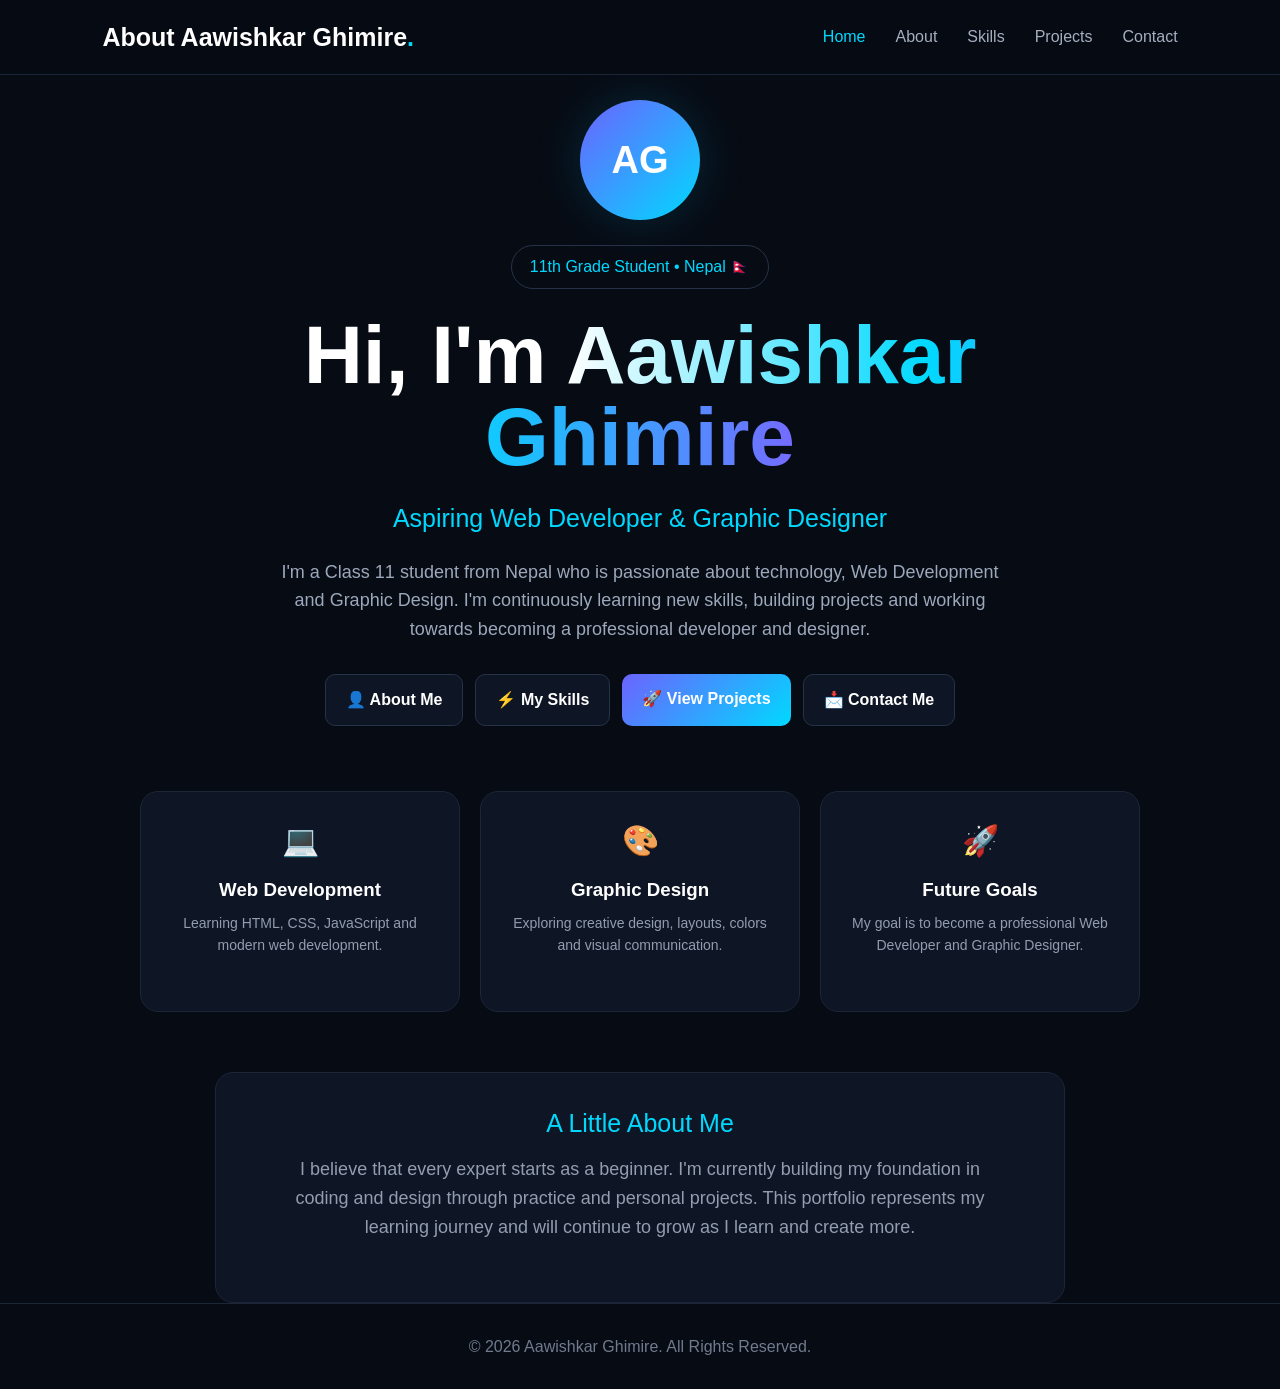
<file: index.html>
<!DOCTYPE html>
<html lang="en">

<head>

    <meta charset="UTF-8">

    <meta name="viewport"
          content="width=device-width, initial-scale=1.0">

    <title>About Aawishkar Ghimire</title>


    <link rel="stylesheet" href="style.css">

    <style>

        /* HOME EXTRA DESIGN */

        .hero {
            min-height: 100vh;
            display: flex;
            align-items: center;
            padding-top: 100px;
        }

        .hero-content {
            max-width: 1000px;
            margin: auto;
            text-align: center;
        }

        .profile-circle {
            width: 120px;
            height: 120px;
            margin: 0 auto 25px;

            display: flex;
            align-items: center;
            justify-content: center;

            border-radius: 50%;

            background:
                linear-gradient(
                    135deg,
                    #6c63ff,
                    #00d9ff
                );

            box-shadow:
                0 0 50px
                rgba(0, 217, 255, 0.15);

            font-size: 38px;
            font-weight: bold;
        }

        .hero h1 {
            font-size: clamp(45px, 8vw, 82px);
            line-height: 1;
            margin-bottom: 20px;
        }

        .hero h2 {
            font-size: 25px;
            color: #00d9ff;
            margin-bottom: 20px;
            font-weight: normal;
        }

        .hero p {
            max-width: 720px;
            margin: 0 auto 30px;
            color: #9ca8bb;
            font-size: 18px;
        }

        .buttons {
            display: flex;
            justify-content: center;
            flex-wrap: wrap;
            gap: 12px;
        }

        .home-btn {
            padding: 12px 20px;
            border-radius: 10px;
            text-decoration: none;
            font-weight: bold;
            border: 1px solid #263247;
            color: white;
            background: #0e1524;
            transition: 0.3s;
        }

        .home-btn:hover {
            transform: translateY(-4px);
            border-color: #00d9ff;
            color: #00d9ff;
        }

        .home-btn.primary {
            background:
                linear-gradient(
                    135deg,
                    #6c63ff,
                    #00d9ff
                );

            border: none;
            color: white;
        }

        .quick-info {
            margin-top: 65px;

            display: grid;
            grid-template-columns:
                repeat(3, 1fr);

            gap: 20px;
        }

        .quick-card {
            padding: 25px;

            background: #0e1524;

            border: 1px solid #1c2638;

            border-radius: 18px;

            transition: 0.3s;
        }

        .quick-card:hover {
            transform: translateY(-6px);
            border-color: #00d9ff;
        }

        .quick-icon {
            font-size: 30px;
            margin-bottom: 10px;
        }

        .quick-card h3 {
            margin-bottom: 7px;
        }

        .quick-card p {
            color: #929daf;
            font-size: 14px;
        }

        .home-about {
            max-width: 850px;
            margin: 60px auto 0;

            padding: 30px;

            background: #0e1524;

            border: 1px solid #1c2638;

            border-radius: 18px;
        }

        .home-about h2 {
            margin-bottom: 12px;
        }

        .home-about p {
            color: #929daf;
        }

        .highlight {
            color: #00d9ff;
        }


        @media (max-width: 768px) {

            .quick-info {
                grid-template-columns: 1fr;
            }

            .hero h1 {
                font-size: 48px;
            }

            .hero h2 {
                font-size: 21px;
            }

            .hero p {
                font-size: 16px;
            }

            .buttons {
                flex-direction: column;
            }

            .home-btn {
                width: 100%;
                text-align: center;
            }

        }

    </style>

</head>


<body>


<!-- NAVBAR -->

<nav>

    <a href="index.html" class="logo">
    About Aawishkar Ghimire<span>.</span>
</a>



    <ul>

        <li>
            <a
                href="index.html"
                class="active">

                Home

            </a>
        </li>


        <li>
            <a href="about.html">

                About

            </a>
        </li>


        <li>
            <a href="skills.html">

                Skills

            </a>
        </li>


        <li>
            <a href="projects.html">

                Projects

            </a>
        </li>


        <li>
            <a href="contact.html">

                Contact

            </a>
        </li>

    </ul>

</nav>



<!-- HERO -->

<section class="hero">

    <div class="hero-content">


        <!-- PROFILE -->

        <div class="profile-circle">

            AG

        </div>


        <!-- TAG -->

        <div class="tag">

            11th Grade Student • Nepal 🇳🇵

        </div>


        <!-- NAME -->

        <h1>

            Hi, I'm

            <span class="gradient">

                Aawishkar Ghimire

            </span>

        </h1>


        <!-- ROLE -->

        <h2>

            Aspiring Web Developer
            & Graphic Designer

        </h2>


        <!-- INTRO -->

        <p>

            I'm a Class 11 student from Nepal
            who is passionate about technology,
            Web Development and Graphic Design.

            I'm continuously learning new skills,
            building projects and working towards
            becoming a professional developer
            and designer.

        </p>


        <!-- BUTTONS -->

        <div class="buttons">


            <a
                href="about.html"
                class="home-btn">

                👤 About Me

            </a>


            <a
                href="skills.html"
                class="home-btn">

                ⚡ My Skills

            </a>


            <a
                href="projects.html"
                class="home-btn primary">

                🚀 View Projects

            </a>


            <a
                href="contact.html"
                class="home-btn">

                📩 Contact Me

            </a>


        </div>



        <!-- QUICK INFO -->

        <div class="quick-info">


            <div class="quick-card">

                <div class="quick-icon">
                    💻
                </div>

                <h3>
                    Web Development
                </h3>

                <p>

                    Learning HTML, CSS,
                    JavaScript and modern
                    web development.

                </p>

            </div>



            <div class="quick-card">

                <div class="quick-icon">
                    🎨
                </div>

                <h3>
                    Graphic Design
                </h3>

                <p>

                    Exploring creative design,
                    layouts, colors and visual
                    communication.

                </p>

            </div>



            <div class="quick-card">

                <div class="quick-icon">
                    🚀
                </div>

                <h3>
                    Future Goals
                </h3>

                <p>

                    My goal is to become a
                    professional Web Developer
                    and Graphic Designer.

                </p>

            </div>


        </div>



        <!-- SHORT ABOUT -->

        <div class="home-about">

            <h2>

                A Little About
                <span class="highlight">
                    Me
                </span>

            </h2>


            <p>

                I believe that every expert
                starts as a beginner. I'm
                currently building my foundation
                in coding and design through
                practice and personal projects.

                This portfolio represents my
                learning journey and will continue
                to grow as I learn and create more.

            </p>

        </div>


    </div>

</section>



<!-- FOOTER -->

<footer>

    © 2026 Aawishkar Ghimire.
    All Rights Reserved.

</footer>


</body>

</html>
</file>
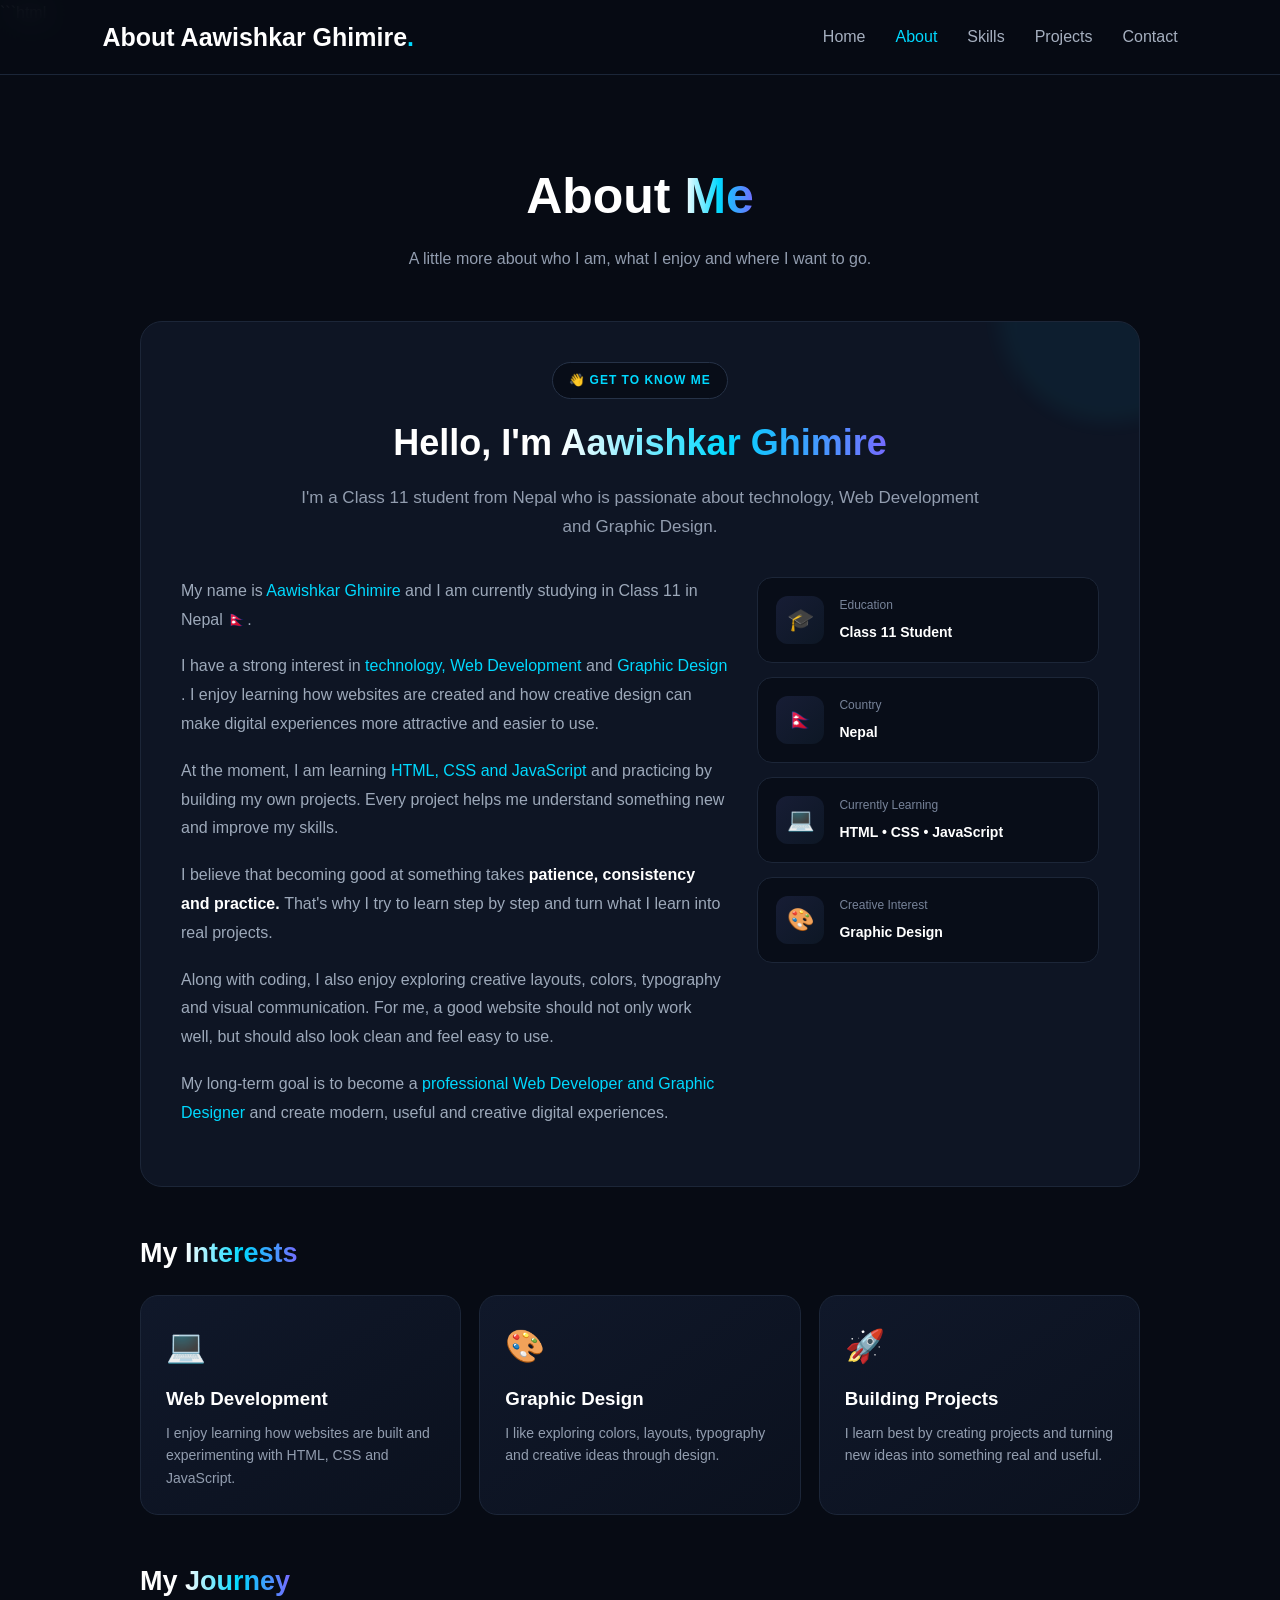
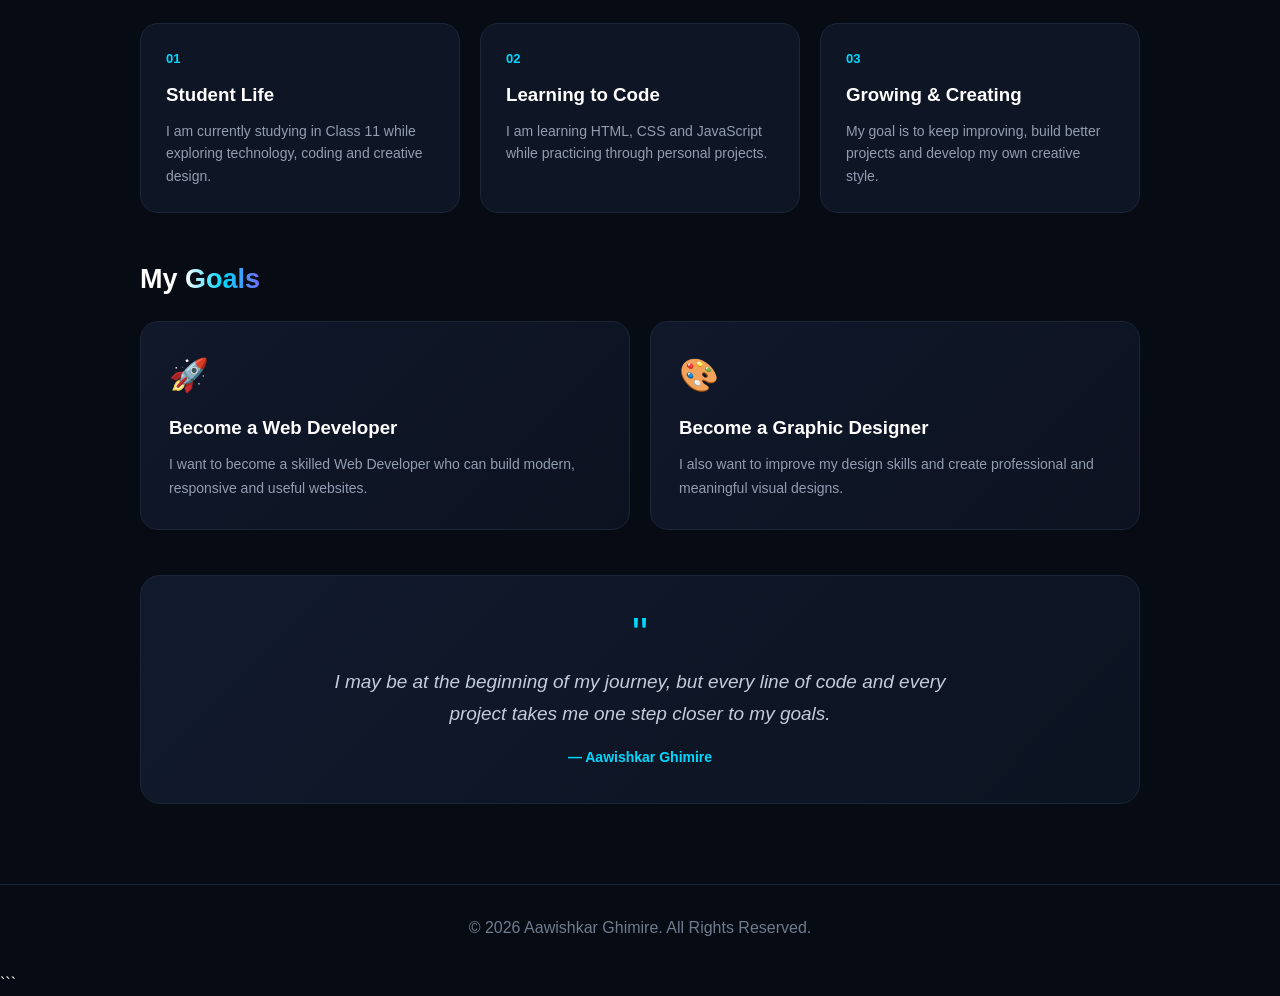
<file: about.html>
```html
<!doctype html>
<html lang="en">
  <head>
    <meta charset="UTF-8" />

    <meta name="viewport" content="width=device-width, initial-scale=1.0" />

    <title>About Aawishkar Ghimire</title>

    <link rel="stylesheet" href="style.css" />

    <style>
      /* =========================
           ABOUT PAGE
        ========================= */

      .about-wrapper {
        max-width: 1000px;
        margin: auto;
      }

      /* MAIN ABOUT CARD */

      .about-main {
        position: relative;

        background: #0e1524;

        border: 1px solid #1c2638;

        border-radius: 22px;

        padding: 40px;

        margin-bottom: 25px;

        overflow: hidden;

        transition: 0.3s;
      }

      .about-main::before {
        content: "";

        position: absolute;

        width: 220px;
        height: 220px;

        top: -120px;
        right: -80px;

        background: #00d9ff;

        opacity: 0.05;

        border-radius: 50%;

        filter: blur(10px);
      }

      .about-main:hover {
        border-color: #00d9ff;

        box-shadow: 0 15px 40px rgba(0, 217, 255, 0.06);
      }

      /* ABOUT HEADER */

      .about-header {
        text-align: center;

        margin-bottom: 35px;
      }

      .about-badge {
        display: inline-block;

        padding: 8px 16px;

        border: 1px solid #263247;

        border-radius: 30px;

        background: #080d18;

        color: #00d9ff;

        font-size: 12px;

        font-weight: bold;

        letter-spacing: 1px;

        margin-bottom: 15px;
      }

      .about-header h2 {
        font-size: 36px;

        margin-bottom: 12px;
      }

      .about-intro {
        max-width: 680px;

        margin: auto;

        color: #929daf;

        font-size: 17px;

        line-height: 1.7;
      }

      /* ABOUT CONTENT */

      .about-content {
        display: grid;

        grid-template-columns: 1.6fr 1fr;

        gap: 30px;

        align-items: start;
      }

      .about-text p {
        color: #9da9ba;

        font-size: 16px;

        line-height: 1.8;

        margin-bottom: 18px;
      }

      .about-text strong {
        color: white;
      }

      .highlight {
        color: #00d9ff;
      }

      /* SIDE INFORMATION */

      .about-side {
        display: flex;

        flex-direction: column;

        gap: 14px;
      }

      .about-mini-card {
        display: flex;

        align-items: center;

        gap: 15px;

        padding: 18px;

        background: #080d18;

        border: 1px solid #1c2638;

        border-radius: 15px;

        transition: 0.3s;
      }

      .about-mini-card:hover {
        transform: translateX(6px);

        border-color: #00d9ff;
      }

      .mini-icon {
        width: 48px;
        height: 48px;

        display: flex;

        align-items: center;
        justify-content: center;

        border-radius: 12px;

        background: linear-gradient(135deg, #171d35, #0d1725);

        font-size: 22px;
      }

      .about-mini-card span {
        display: block;

        color: #778399;

        font-size: 12px;

        margin-bottom: 5px;
      }

      .about-mini-card strong {
        color: white;

        font-size: 14px;
      }

      /* MY INTERESTS */

      .interest-section {
        margin-top: 45px;
      }

      .interest-section h2 {
        font-size: 27px;

        margin-bottom: 20px;
      }

      .interest-grid {
        display: grid;

        grid-template-columns: repeat(3, 1fr);

        gap: 18px;
      }

      .interest-card {
        padding: 25px;

        background: linear-gradient(145deg, #10182a, #0b111e);

        border: 1px solid #1c2638;

        border-radius: 18px;

        transition: 0.3s;
      }

      .interest-card:hover {
        transform: translateY(-7px);

        border-color: #00d9ff;

        box-shadow: 0 12px 30px rgba(0, 217, 255, 0.05);
      }

      .interest-icon {
        font-size: 32px;

        margin-bottom: 12px;
      }

      .interest-card h3 {
        margin-bottom: 8px;
      }

      .interest-card p {
        color: #929daf;

        font-size: 14px;

        line-height: 1.6;
      }

      /* MY JOURNEY */

      .journey-section {
        margin-top: 45px;
      }

      .journey-section h2 {
        font-size: 27px;

        margin-bottom: 20px;
      }

      .journey {
        display: grid;

        grid-template-columns: repeat(3, 1fr);

        gap: 20px;
      }

      .journey-card {
        padding: 25px;

        background: #0e1524;

        border: 1px solid #1c2638;

        border-radius: 18px;

        transition: 0.3s;
      }

      .journey-card:hover {
        transform: translateY(-6px);

        border-color: #00d9ff;
      }

      .journey-number {
        color: #00d9ff;

        font-size: 13px;

        font-weight: bold;

        margin-bottom: 10px;
      }

      .journey-card h3 {
        margin-bottom: 10px;
      }

      .journey-card p {
        color: #929daf;

        font-size: 14px;

        line-height: 1.6;
      }

      /* GOALS */

      .goals-section {
        margin-top: 45px;
      }

      .goals-section h2 {
        font-size: 27px;

        margin-bottom: 20px;
      }

      .goals {
        display: grid;

        grid-template-columns: 1fr 1fr;

        gap: 20px;
      }

      .goal-box {
        padding: 28px;

        background: linear-gradient(135deg, #10182a, #0c1220);

        border: 1px solid #1c2638;

        border-radius: 18px;

        transition: 0.3s;
      }

      .goal-box:hover {
        border-color: #00d9ff;

        transform: translateY(-5px);
      }

      .goal-icon {
        font-size: 32px;

        margin-bottom: 12px;
      }

      .goal-box h3 {
        margin-bottom: 10px;
      }

      .goal-box p {
        color: #929daf;

        line-height: 1.7;

        font-size: 14px;
      }

      /* QUOTE */

      .about-quote {
        text-align: center;

        margin-top: 45px;

        padding: 35px 25px;

        background: linear-gradient(135deg, #111a2d, #0c1321);

        border: 1px solid #1c2638;

        border-radius: 20px;
      }

      .quote-icon {
        font-size: 45px;

        color: #00d9ff;

        line-height: 1;

        margin-bottom: 10px;
      }

      .about-quote p {
        max-width: 650px;

        margin: auto;

        color: #c3ccda;

        font-size: 19px;

        line-height: 1.7;

        font-style: italic;
      }

      .about-quote span {
        display: block;

        margin-top: 15px;

        color: #00d9ff;

        font-size: 14px;

        font-weight: bold;
      }

      /* MOBILE */

      @media (max-width: 768px) {
        .about-main {
          padding: 25px;
        }

        .about-header h2 {
          font-size: 29px;
        }

        .about-intro {
          font-size: 15px;
        }

        .about-content {
          grid-template-columns: 1fr;
        }

        .interest-grid,
        .journey,
        .goals {
          grid-template-columns: 1fr;
        }

        .about-text p {
          font-size: 15px;
        }
      }
    </style>
  </head>

  <body>
    <!-- =========================
     NAVBAR
========================= -->

    <nav>
      <a href="index.html" class="logo">
        About Aawishkar Ghimire<span>.</span>
      </a>

      <ul>
        <li>
          <a href="index.html"> Home </a>
        </li>

        <li>
          <a href="about.html" class="active"> About </a>
        </li>

        <li>
          <a href="skills.html"> Skills </a>
        </li>

        <li>
          <a href="projects.html"> Projects </a>
        </li>

        <li>
          <a href="contact.html"> Contact </a>
        </li>
      </ul>
    </nav>

    <!-- =========================
     ABOUT PAGE
========================= -->

    <section class="page">
      <div class="container">
        <h1 class="page-title">
          About
          <span class="gradient"> Me </span>
        </h1>

        <p class="page-subtitle">
          A little more about who I am, what I enjoy and where I want to go.
        </p>

        <div class="about-wrapper">
          <!-- MAIN ABOUT -->

          <div class="about-main">
            <div class="about-header">
              <span class="about-badge"> 👋 GET TO KNOW ME </span>

              <h2>
                Hello, I'm
                <span class="gradient"> Aawishkar Ghimire </span>
              </h2>

              <p class="about-intro">
                I'm a Class 11 student from Nepal who is passionate about
                technology, Web Development and Graphic Design.
              </p>
            </div>

            <div class="about-content">
              <div class="about-text">
                <p>
                  My name is
                  <span class="highlight"> Aawishkar Ghimire </span>
                  and I am currently studying in Class 11 in Nepal 🇳🇵.
                </p>

                <p>
                  I have a strong interest in
                  <span class="highlight"> technology, Web Development </span>
                  and
                  <span class="highlight"> Graphic Design </span>. I enjoy
                  learning how websites are created and how creative design can
                  make digital experiences more attractive and easier to use.
                </p>

                <p>
                  At the moment, I am learning
                  <span class="highlight"> HTML, CSS and JavaScript </span>
                  and practicing by building my own projects. Every project
                  helps me understand something new and improve my skills.
                </p>

                <p>
                  I believe that becoming good at something takes
                  <strong> patience, consistency and practice. </strong>
                  That's why I try to learn step by step and turn what I learn
                  into real projects.
                </p>

                <p>
                  Along with coding, I also enjoy exploring creative layouts,
                  colors, typography and visual communication. For me, a good
                  website should not only work well, but should also look clean
                  and feel easy to use.
                </p>

                <p>
                  My long-term goal is to become a
                  <span class="highlight">
                    professional Web Developer and Graphic Designer
                  </span>
                  and create modern, useful and creative digital experiences.
                </p>
              </div>

              <!-- QUICK INFORMATION -->

              <div class="about-side">
                <div class="about-mini-card">
                  <div class="mini-icon">🎓</div>

                  <div>
                    <span> Education </span>

                    <strong> Class 11 Student </strong>
                  </div>
                </div>

                <div class="about-mini-card">
                  <div class="mini-icon">🇳🇵</div>

                  <div>
                    <span> Country </span>

                    <strong> Nepal </strong>
                  </div>
                </div>

                <div class="about-mini-card">
                  <div class="mini-icon">💻</div>

                  <div>
                    <span> Currently Learning </span>

                    <strong> HTML • CSS • JavaScript </strong>
                  </div>
                </div>

                <div class="about-mini-card">
                  <div class="mini-icon">🎨</div>

                  <div>
                    <span> Creative Interest </span>

                    <strong> Graphic Design </strong>
                  </div>
                </div>
              </div>
            </div>
          </div>

          <!-- INTERESTS -->

          <div class="interest-section">
            <h2>
              My
              <span class="gradient"> Interests </span>
            </h2>

            <div class="interest-grid">
              <div class="interest-card">
                <div class="interest-icon">💻</div>

                <h3>Web Development</h3>

                <p>
                  I enjoy learning how websites are built and experimenting with
                  HTML, CSS and JavaScript.
                </p>
              </div>

              <div class="interest-card">
                <div class="interest-icon">🎨</div>

                <h3>Graphic Design</h3>

                <p>
                  I like exploring colors, layouts, typography and creative
                  ideas through design.
                </p>
              </div>

              <div class="interest-card">
                <div class="interest-icon">🚀</div>

                <h3>Building Projects</h3>

                <p>
                  I learn best by creating projects and turning new ideas into
                  something real and useful.
                </p>
              </div>
            </div>
          </div>

          <!-- JOURNEY -->

          <div class="journey-section">
            <h2>
              My
              <span class="gradient"> Journey </span>
            </h2>

            <div class="journey">
              <div class="journey-card">
                <div class="journey-number">01</div>

                <h3>Student Life</h3>

                <p>
                  I am currently studying in Class 11 while exploring
                  technology, coding and creative design.
                </p>
              </div>

              <div class="journey-card">
                <div class="journey-number">02</div>

                <h3>Learning to Code</h3>

                <p>
                  I am learning HTML, CSS and JavaScript while practicing
                  through personal projects.
                </p>
              </div>

              <div class="journey-card">
                <div class="journey-number">03</div>

                <h3>Growing & Creating</h3>

                <p>
                  My goal is to keep improving, build better projects and
                  develop my own creative style.
                </p>
              </div>
            </div>
          </div>

          <!-- GOALS -->

          <div class="goals-section">
            <h2>
              My
              <span class="gradient"> Goals </span>
            </h2>

            <div class="goals">
              <div class="goal-box">
                <div class="goal-icon">🚀</div>

                <h3>Become a Web Developer</h3>

                <p>
                  I want to become a skilled Web Developer who can build modern,
                  responsive and useful websites.
                </p>
              </div>

              <div class="goal-box">
                <div class="goal-icon">🎨</div>

                <h3>Become a Graphic Designer</h3>

                <p>
                  I also want to improve my design skills and create
                  professional and meaningful visual designs.
                </p>
              </div>
            </div>
          </div>

          <!-- QUOTE -->

          <div class="about-quote">
            <div class="quote-icon">"</div>

            <p>
              I may be at the beginning of my journey, but every line of code
              and every project takes me one step closer to my goals.
            </p>

            <span> — Aawishkar Ghimire </span>
          </div>
        </div>
      </div>
    </section>

    <!-- FOOTER -->

    <footer>© 2026 Aawishkar Ghimire. All Rights Reserved.</footer>
  </body>
</html>
```
</file>
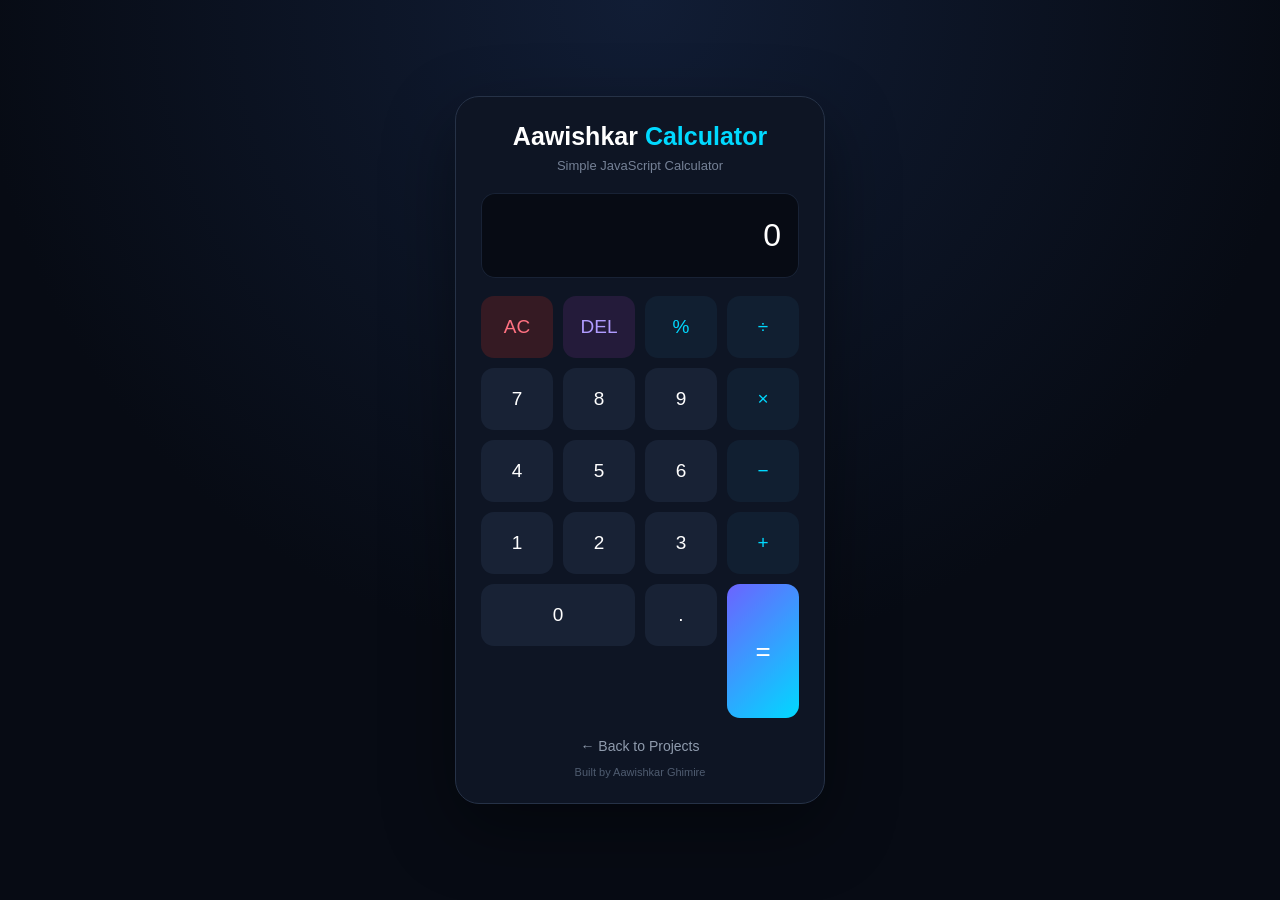
<file: calculator.html>
<!DOCTYPE html>
<html lang="en">

<head>

    <meta charset="UTF-8">

    <meta name="viewport"
          content="width=device-width, initial-scale=1.0">

    <title>About Aawishkar Ghimire | Calculator</title>



    <style>

        /* =========================
           RESET
        ========================= */

        * {
            margin: 0;
            padding: 0;
            box-sizing: border-box;
        }


        /* =========================
           BODY
        ========================= */

        body {

            min-height: 100vh;

            display: flex;

            justify-content: center;
            align-items: center;

            padding: 20px;

            background:
                radial-gradient(
                    circle at top,
                    #111d35,
                    #070b14 60%
                );

            font-family:
                Arial,
                Helvetica,
                sans-serif;

            color: white;
        }


        /* =========================
           CALCULATOR
        ========================= */

        .calculator {

            width: 370px;

            max-width: 100%;

            padding: 25px;

            background: #0e1524;

            border:
                1px solid #263247;

            border-radius: 24px;

            box-shadow:
                0 25px 70px
                rgba(0, 0, 0, 0.4);
        }


        /* =========================
           HEADER
        ========================= */

        .calculator-header {

            text-align: center;

            margin-bottom: 20px;
        }


        .calculator-header h1 {

            font-size: 25px;

            margin-bottom: 7px;
        }


        .calculator-header h1 span {

            color: #00d9ff;
        }


        .calculator-header p {

            color: #758196;

            font-size: 13px;
        }


        /* =========================
           DISPLAY
        ========================= */

        .display-container {

            position: relative;

            margin-bottom: 18px;
        }


        #display {

            width: 100%;

            height: 85px;

            border: none;

            outline: none;

            border-radius: 14px;

            background: #070b14;

            color: white;

            font-size: 32px;

            text-align: right;

            padding: 15px 18px;

            box-shadow:
                inset 0 0 0 1px
                #182235;
        }


        #display.error {

            color: #ff6b7a;
        }


        /* =========================
           BUTTON GRID
        ========================= */

        .buttons {

            display: grid;

            grid-template-columns:
                repeat(4, 1fr);

            gap: 10px;
        }


        button {

            height: 62px;

            border: none;

            border-radius: 13px;

            background: #182235;

            color: white;

            font-size: 19px;

            font-weight: 500;

            cursor: pointer;

            transition:
                background 0.2s,
                transform 0.2s,
                box-shadow 0.2s;
        }


        button:hover {

            background: #263653;

            transform: translateY(-2px);
        }


        button:active {

            transform:
                translateY(1px)
                scale(0.97);
        }


        /* =========================
           OPERATORS
        ========================= */

        .operator {

            color: #00d9ff;

            background: #111f31;
        }


        .operator:hover {

            background: #17334a;
        }


        /* =========================
           CLEAR
        ========================= */

        .clear {

            background: #351a23;

            color: #ff7181;
        }


        .clear:hover {

            background: #4a202c;
        }


        /* =========================
           DELETE
        ========================= */

        .delete {

            background: #241b3a;

            color: #b09cff;
        }


        .delete:hover {

            background: #30234d;
        }


        /* =========================
           EQUAL
        ========================= */

        .equal {

            background:
                linear-gradient(
                    135deg,
                    #6c63ff,
                    #00d9ff
                );

            grid-row: span 2;

            height: 134px;

            font-size: 26px;
        }


        .equal:hover {

            background:
                linear-gradient(
                    135deg,
                    #766eff,
                    #19defc
                );

            box-shadow:
                0 10px 25px
                rgba(0, 217, 255, 0.15);
        }


        /* =========================
           ZERO
        ========================= */

        .zero {

            grid-column: span 2;
        }


        /* =========================
           BACK BUTTON
        ========================= */

        .back-link {

            display: flex;

            align-items: center;
            justify-content: center;

            gap: 7px;

            margin-top: 20px;

            color: #8f9bad;

            text-decoration: none;

            font-size: 14px;

            transition: 0.2s;
        }


        .back-link:hover {

            color: #00d9ff;
        }


        /* =========================
           CREDIT
        ========================= */

        .credit {

            margin-top: 12px;

            text-align: center;

            color: #4f5c70;

            font-size: 11px;
        }


        /* =========================
           MOBILE
        ========================= */

        @media (max-width: 420px) {

            .calculator {

                padding: 18px;

                border-radius: 20px;
            }


            button {

                height: 58px;

                font-size: 18px;
            }


            .equal {

                height: 126px;
            }


            #display {

                height: 75px;

                font-size: 27px;
            }

        }

    </style>

</head>



<body>


<div class="calculator">


    <!-- =====================
         HEADER
    ====================== -->

    <div class="calculator-header">

        <h1>

            Aawishkar
            <span>
                Calculator
            </span>

        </h1>


        <p>

            Simple JavaScript Calculator

        </p>

    </div>



    <!-- =====================
         DISPLAY
    ====================== -->

    <div class="display-container">

        <input
            type="text"
            id="display"
            value="0"
            readonly
            aria-label="Calculator display">

    </div>



    <!-- =====================
         BUTTONS
    ====================== -->

    <div class="buttons">


        <!-- ROW 1 -->

        <button
            class="clear"
            onclick="clearDisplay()">

            AC

        </button>


        <button
            class="delete"
            onclick="deleteLast()">

            DEL

        </button>


        <button
            class="operator"
            onclick="addOperator('%')">

            %

        </button>


        <button
            class="operator"
            onclick="addOperator('/')">

            ÷

        </button>



        <!-- ROW 2 -->

        <button
            onclick="addNumber('7')">

            7

        </button>


        <button
            onclick="addNumber('8')">

            8

        </button>


        <button
            onclick="addNumber('9')">

            9

        </button>


        <button
            class="operator"
            onclick="addOperator('*')">

            ×

        </button>



        <!-- ROW 3 -->

        <button
            onclick="addNumber('4')">

            4

        </button>


        <button
            onclick="addNumber('5')">

            5

        </button>


        <button
            onclick="addNumber('6')">

            6

        </button>


        <button
            class="operator"
            onclick="addOperator('-')">

            −

        </button>



        <!-- ROW 4 -->

        <button
            onclick="addNumber('1')">

            1

        </button>


        <button
            onclick="addNumber('2')">

            2

        </button>


        <button
            onclick="addNumber('3')">

            3

        </button>


        <button
            class="operator"
            onclick="addOperator('+')">

            +

        </button>



        <!-- ROW 5 -->

        <button
            class="zero"
            onclick="addNumber('0')">

            0

        </button>


        <button
            onclick="addNumber('.')">

            .

        </button>


        <button
            class="equal"
            onclick="calculate()">

            =

        </button>


    </div>



    <!-- =====================
         BACK TO PROJECTS
    ====================== -->

    <a
        href="./projects.html"
        class="back-link">

        ← Back to Projects

    </a>


    <div class="credit">

        Built by Aawishkar Ghimire

    </div>


</div>



<script>

    /* =========================
       GET DISPLAY
    ========================= */

    const display =
        document.getElementById("display");



    /* =========================
       ADD NUMBER
    ========================= */

    function addNumber(number) {

        if (display.value === "Error") {

            display.value = "0";

            display.classList.remove("error");

        }


        if (number === ".") {

            let parts =
                display.value.split(
                    /[+\-*/%]/
                );

            let currentNumber =
                parts[parts.length - 1];


            if (currentNumber.includes(".")) {

                return;

            }

        }


        if (display.value === "0") {

            if (number === ".") {

                display.value = "0.";

            } else {

                display.value = number;

            }

        } else {

            display.value += number;

        }

    }



    /* =========================
       ADD OPERATOR
    ========================= */

    function addOperator(operator) {

        if (display.value === "Error") {

            return;

        }


        let lastCharacter =
            display.value.slice(-1);


        const operators =
            ["+", "-", "*", "/", "%"];


        if (operators.includes(lastCharacter)) {

            return;

        }


        display.value += operator;

    }



    /* =========================
       CLEAR
    ========================= */

    function clearDisplay() {

        display.value = "0";

        display.classList.remove("error");

    }



    /* =========================
       DELETE LAST
    ========================= */

    function deleteLast() {

        if (display.value === "Error") {

            clearDisplay();

            return;

        }


        if (display.value.length <= 1) {

            display.value = "0";

            return;

        }


        display.value =
            display.value.slice(0, -1);

    }



    /* =========================
       CALCULATE
    ========================= */

    function calculate() {

        if (display.value === "Error") {

            return;

        }


        try {

            let expression =
                display.value;


            let lastCharacter =
                expression.slice(-1);


            const operators =
                ["+", "-", "*", "/", "%"];


            if (
                operators.includes(
                    lastCharacter
                )
            ) {

                expression =
                    expression.slice(0, -1);

            }


            /*
             * Function is used only after
             * calculator buttons generate
             * the expression.
             */

            let result =
                Function(
                    '"use strict"; return (' +
                    expression +
                    ')'
                )();


            if (
                typeof result !== "number" ||
                !Number.isFinite(result)
            ) {

                throw new Error("Invalid");

            }


            /*
             * Avoid extremely long
             * decimal results.
             */

            result =
                Number(
                    result.toFixed(10)
                );


            display.value = result;

        }

        catch (error) {

            display.value = "Error";

            display.classList.add("error");

        }

    }



    /* =========================
       KEYBOARD SUPPORT
    ========================= */

    document.addEventListener(
        "keydown",
        function(event) {

            const key = event.key;


            if (
                key >= "0" &&
                key <= "9"
            ) {

                addNumber(key);

            }


            else if (
                key === "+" ||
                key === "-" ||
                key === "*" ||
                key === "/" ||
                key === "%"
            ) {

                addOperator(key);

            }


            else if (key === ".") {

                addNumber(".");

            }


            else if (key === "Enter" ||
                     key === "=") {

                calculate();

            }


            else if (key === "Backspace") {

                deleteLast();

            }


            else if (key === "Escape") {

                clearDisplay();

            }

        }
    );

</script>


</body>

</html>
</file>
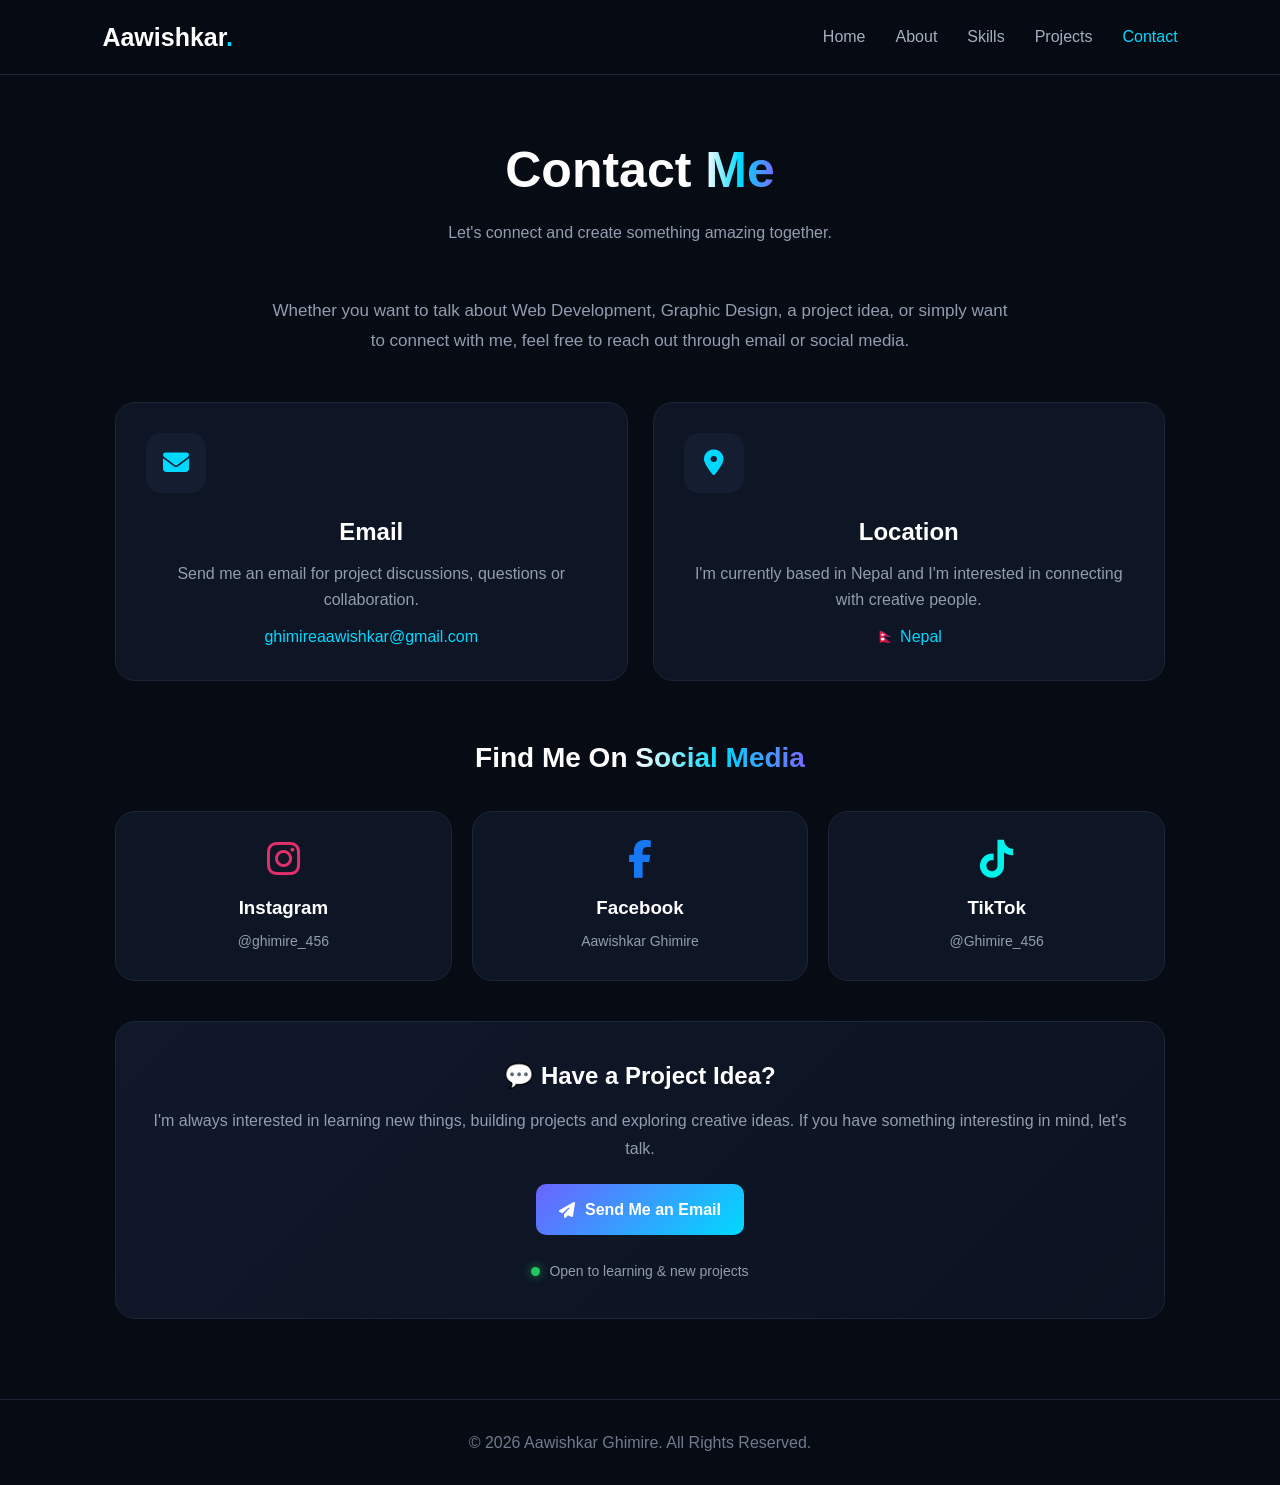
<file: contact.html>
<!DOCTYPE html>
<html lang="en">

<head>

    <meta charset="UTF-8">

    <meta name="viewport"
          content="width=device-width, initial-scale=1.0">

    <title>About Aawishkar Ghimire | Contact</title>


    <link rel="stylesheet" href="style.css">

    <!-- Font Awesome -->
    <link
        rel="stylesheet"
        href="https://cdnjs.cloudflare.com/ajax/libs/font-awesome/6.5.2/css/all.min.css"
    >

    <style>

        /* =========================
           CONTACT PAGE
        ========================= */

        .contact-wrapper {
            max-width: 1050px;
            margin: auto;
        }


        .contact-intro {
            max-width: 750px;
            margin: 0 auto 45px;
            text-align: center;
            color: #929daf;
            font-size: 17px;
            line-height: 1.8;
        }


        /* =========================
           CONTACT CARDS
        ========================= */

        .contact-grid {
            display: grid;
            grid-template-columns: repeat(2, 1fr);
            gap: 25px;
        }


        .contact-card {
            background: #0e1524;
            border: 1px solid #1c2638;
            border-radius: 20px;
            padding: 30px;

            transition: 0.3s ease;
        }


        .contact-card:hover {
            transform: translateY(-7px);
            border-color: #00d9ff;

            box-shadow:
                0 15px 40px
                rgba(0, 217, 255, 0.08);
        }


        .contact-icon {
            width: 60px;
            height: 60px;

            display: flex;
            align-items: center;
            justify-content: center;

            border-radius: 15px;

            background: #151e30;

            color: #00d9ff;

            font-size: 26px;

            margin-bottom: 20px;
        }


        .contact-card h2 {
            margin-bottom: 10px;
        }


        .contact-card p {
            color: #929daf;
            margin-bottom: 12px;
            line-height: 1.6;
        }


        .contact-link {
            color: #00d9ff;
            text-decoration: none;
            word-break: break-word;
        }


        .contact-link:hover {
            text-decoration: underline;
        }



        /* =========================
           SOCIAL MEDIA
        ========================= */

        .social-section {
            margin-top: 55px;
        }


        .social-title {
            text-align: center;
            margin-bottom: 30px;
            font-size: 28px;
        }


        .social-grid {
            display: grid;
            grid-template-columns: repeat(3, 1fr);
            gap: 20px;
        }


        .social-card {
            padding: 28px 20px;

            border-radius: 20px;

            background: #0e1524;

            border: 1px solid #1c2638;

            text-decoration: none;

            color: white;

            text-align: center;

            transition: 0.3s ease;
        }


        .social-card i {
            font-size: 38px;
            margin-bottom: 15px;
        }


        .social-card h3 {
            margin-bottom: 7px;
        }


        .social-card p {
            color: #929daf;
            font-size: 14px;
        }


        /* Instagram */

        .instagram:hover {
            transform: translateY(-7px);
            border-color: #e1306c;

            box-shadow:
                0 15px 35px
                rgba(225, 48, 108, 0.10);
        }


        .instagram i {
            color: #e1306c;
        }


        /* Facebook */

        .facebook:hover {
            transform: translateY(-7px);
            border-color: #1877f2;

            box-shadow:
                0 15px 35px
                rgba(24, 119, 242, 0.10);
        }


        .facebook i {
            color: #1877f2;
        }


        /* TikTok */

        .tiktok:hover {
            transform: translateY(-7px);
            border-color: #00f2ea;

            box-shadow:
                0 15px 35px
                rgba(0, 242, 234, 0.10);
        }


        .tiktok i {
            color: #00f2ea;
        }



        /* =========================
           MESSAGE BOX
        ========================= */

        .message-box {
            margin-top: 40px;

            padding: 35px;

            text-align: center;

            background:
                linear-gradient(
                    135deg,
                    #10182a,
                    #0c1220
                );

            border: 1px solid #1c2638;

            border-radius: 20px;
        }


        .message-box h2 {
            margin-bottom: 12px;
        }


        .message-box p {
            color: #929daf;
            line-height: 1.7;
            margin-bottom: 22px;
        }


        .email-button {
            display: inline-flex;

            align-items: center;
            gap: 10px;

            padding: 13px 23px;

            border-radius: 10px;

            text-decoration: none;

            color: white;

            background:
                linear-gradient(
                    135deg,
                    #6c63ff,
                    #00d9ff
                );

            font-weight: bold;

            transition: 0.3s ease;
        }


        .email-button:hover {
            transform: translateY(-4px);

            box-shadow:
                0 12px 30px
                rgba(0, 217, 255, 0.18);
        }



        /* =========================
           AVAILABILITY
        ========================= */

        .availability {
            margin-top: 25px;

            display: flex;
            justify-content: center;
            align-items: center;

            gap: 9px;

            color: #929daf;

            font-size: 14px;
        }


        .status-dot {
            width: 9px;
            height: 9px;

            background: #22c55e;

            border-radius: 50%;

            box-shadow:
                0 0 10px
                rgba(34, 197, 94, 0.7);
        }



        /* =========================
           MOBILE
        ========================= */

        @media (max-width: 768px) {

            .contact-grid {
                grid-template-columns: 1fr;
            }


            .social-grid {
                grid-template-columns: 1fr;
            }


            .contact-card {
                padding: 25px;
            }


            .message-box {
                padding: 25px;
            }

        }

    </style>

</head>



<body>


<!-- =========================
     NAVBAR
========================= -->

<nav>

    <a href="index.html" class="logo">

        Aawishkar<span>.</span>

    </a>


    <ul>

        <li>

            <a href="index.html">

                Home

            </a>

        </li>


        <li>

            <a href="about.html">

                About

            </a>

        </li>


        <li>

            <a href="skills.html">

                Skills

            </a>

        </li>


        <li>

            <a href="projects.html">

                Projects

            </a>

        </li>


        <li>

            <a
                href="contact.html"
                class="active">

                Contact

            </a>

        </li>

    </ul>

</nav>



<!-- =========================
     CONTACT SECTION
========================= -->

<section class="page">

    <div class="container">


        <h1 class="page-title">

            Contact

            <span class="gradient">

                Me

            </span>

        </h1>


        <p class="page-subtitle">

            Let's connect and create
            something amazing together.

        </p>



        <div class="contact-wrapper">


            <!-- INTRO -->

            <p class="contact-intro">

                Whether you want to talk about
                Web Development, Graphic Design,
                a project idea, or simply want
                to connect with me, feel free
                to reach out through email or
                social media.

            </p>



            <!-- =========================
                 CONTACT INFORMATION
            ========================= -->

            <div class="contact-grid">


                <!-- EMAIL -->

                <div class="contact-card">


                    <div class="contact-icon">

                        <i class="fa-solid fa-envelope"></i>

                    </div>


                    <h2>

                        Email

                    </h2>


                    <p>

                        Send me an email for
                        project discussions,
                        questions or collaboration.

                    </p>


                    <a
                        href="mailto:ghimireaawishkar@gmail.com"
                        class="contact-link">

                        ghimireaawishkar@gmail.com

                    </a>


                </div>



                <!-- LOCATION -->

                <div class="contact-card">


                    <div class="contact-icon">

                        <i class="fa-solid fa-location-dot"></i>

                    </div>


                    <h2>

                        Location

                    </h2>


                    <p>

                        I'm currently based
                        in Nepal and I'm
                        interested in connecting
                        with creative people.

                    </p>


                    <span class="contact-link">

                        🇳🇵 Nepal

                    </span>


                </div>


            </div>



            <!-- =========================
                 SOCIAL MEDIA
            ========================= -->

            <div class="social-section">


                <h2 class="social-title">

                    Find Me On

                    <span class="gradient">

                        Social Media

                    </span>

                </h2>



                <div class="social-grid">


                    <!-- INSTAGRAM -->

                    <a
                        href="https://www.instagram.com/ghimire_456"
                        target="_blank"
                        rel="noopener noreferrer"
                        class="social-card instagram">


                        <i class="fa-brands fa-instagram"></i>


                        <h3>

                            Instagram

                        </h3>


                        <p>

                            @ghimire_456

                        </p>


                    </a>



                    <!-- FACEBOOK -->

                    <a
                        href="#"
                        class="social-card facebook">


                        <i class="fa-brands fa-facebook-f"></i>


                        <h3>

                            Facebook

                        </h3>


                        <p>

                            Aawishkar Ghimire

                        </p>


                    </a>



                    <!-- TIKTOK -->

                    <a
                        href="https://www.tiktok.com/@Ghimire_456"
                        target="_blank"
                        rel="noopener noreferrer"
                        class="social-card tiktok">


                        <i class="fa-brands fa-tiktok"></i>


                        <h3>

                            TikTok

                        </h3>


                        <p>

                            @Ghimire_456

                        </p>


                    </a>


                </div>

            </div>



            <!-- =========================
                 EMAIL CTA
            ========================= -->

            <div class="message-box">


                <h2>

                    💬 Have a Project Idea?

                </h2>


                <p>

                    I'm always interested in
                    learning new things, building
                    projects and exploring creative
                    ideas. If you have something
                    interesting in mind, let's talk.

                </p>


                <a
                    href="mailto:ghimireaawishkar@gmail.com"
                    class="email-button">

                    <i class="fa-solid fa-paper-plane"></i>

                    Send Me an Email

                </a>


                <div class="availability">

                    <span class="status-dot"></span>

                    Open to learning & new projects

                </div>


            </div>


        </div>

    </div>

</section>



<!-- =========================
     FOOTER
========================= -->

<footer>

    © 2026 Aawishkar Ghimire.
    All Rights Reserved.

</footer>


</body>

</html>
</file>
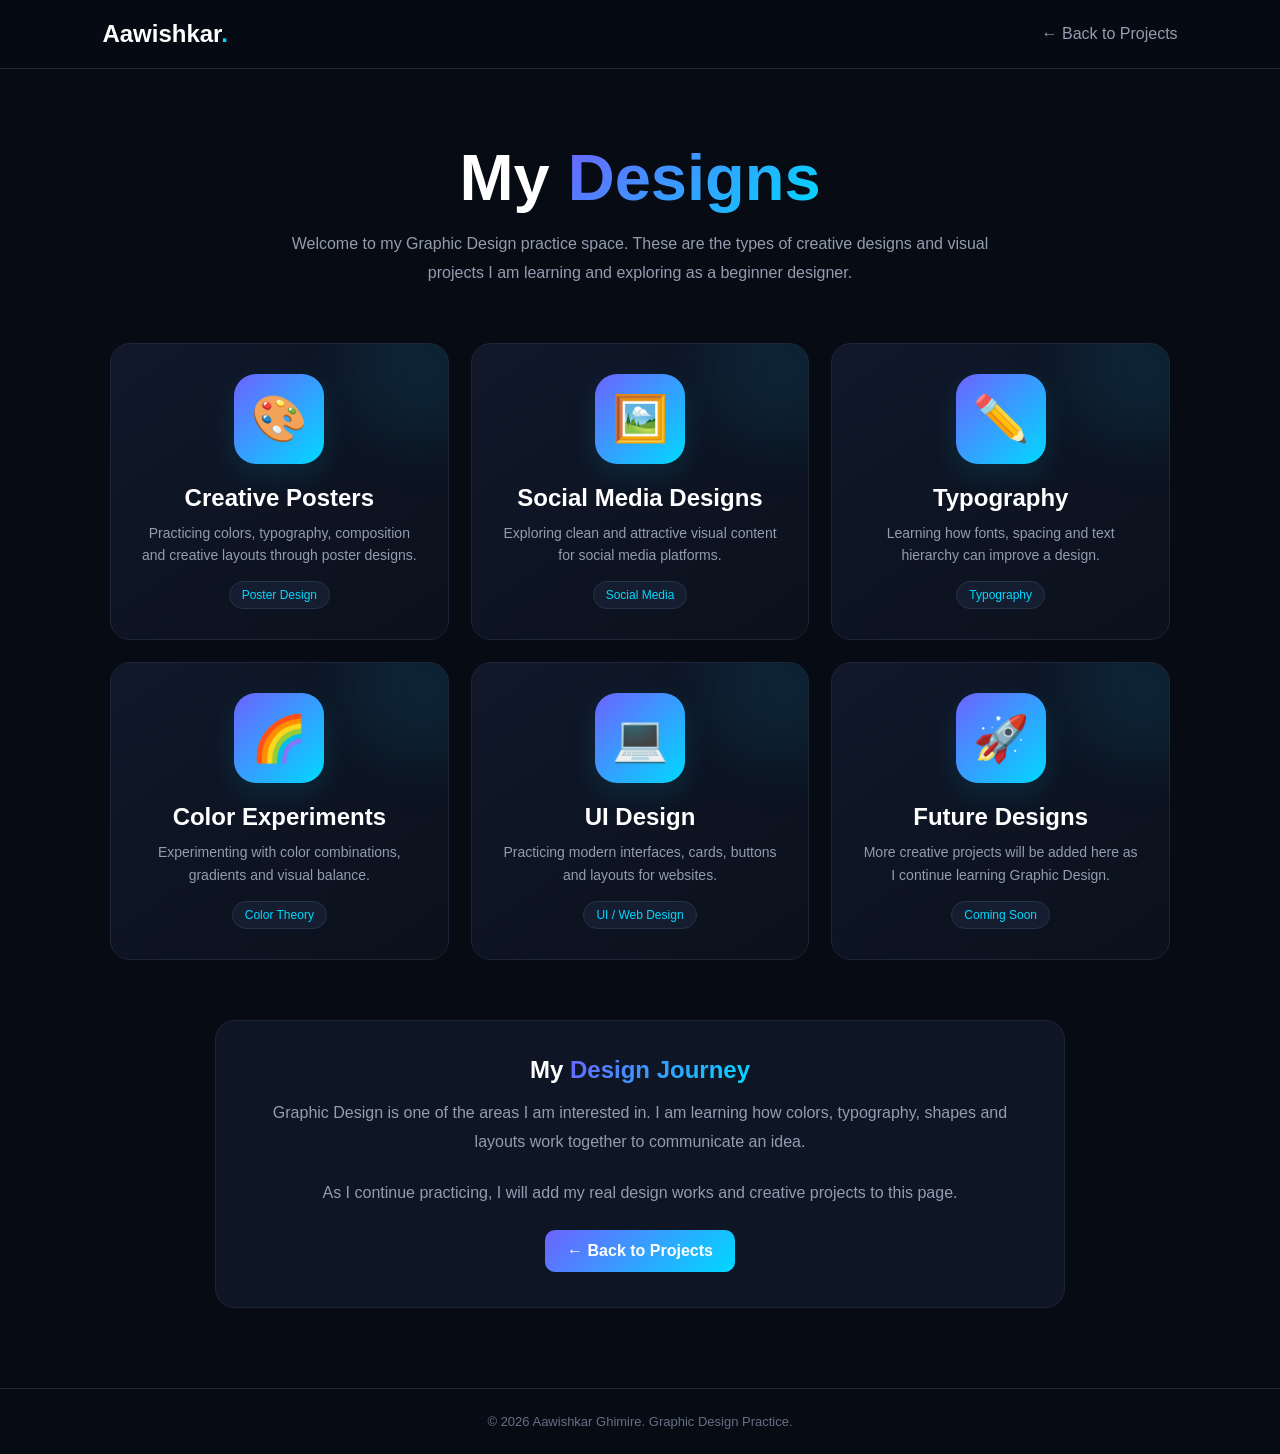
<file: designs.html>
<!doctype html>
<html lang="en">
  <head>
    <meta charset="UTF-8" />

    <meta name="viewport" content="width=device-width, initial-scale=1.0" />

    <title>About Aawishkar Ghimire | Designs</title>

    <style>
      * {
        margin: 0;
        padding: 0;
        box-sizing: border-box;
      }

      body {
        background: #070b14;
        color: white;

        font-family: Arial, Helvetica, sans-serif;
      }

      /* NAVBAR */

      nav {
        position: fixed;

        top: 0;
        left: 0;

        width: 100%;

        display: flex;
        justify-content: space-between;
        align-items: center;

        padding: 20px 8%;

        background: rgba(7, 11, 20, 0.88);

        backdrop-filter: blur(12px);

        border-bottom: 1px solid #1c2638;

        z-index: 1000;
      }

      .logo {
        color: white;

        text-decoration: none;

        font-size: 24px;

        font-weight: bold;
      }

      .logo span {
        color: #00d9ff;
      }

      .back {
        color: #929daf;

        text-decoration: none;

        transition: 0.3s;
      }

      .back:hover {
        color: #00d9ff;
      }

      /* MAIN */

      .container {
        max-width: 1100px;

        margin: auto;

        padding: 140px 20px 80px;
      }

      .title {
        text-align: center;

        font-size: clamp(40px, 7vw, 65px);

        margin-bottom: 15px;
      }

      .gradient {
        background: linear-gradient(135deg, #6c63ff, #00d9ff);

        -webkit-background-clip: text;

        -webkit-text-fill-color: transparent;
      }

      .subtitle {
        max-width: 700px;

        margin: auto;

        text-align: center;

        color: #929daf;

        line-height: 1.8;

        margin-bottom: 55px;
      }

      /* DESIGN GRID */

      .design-grid {
        display: grid;

        grid-template-columns: repeat(3, 1fr);

        gap: 22px;
      }

      .design-card {
        min-height: 270px;

        display: flex;

        align-items: center;
        justify-content: center;

        flex-direction: column;

        text-align: center;

        padding: 30px;

        border-radius: 20px;

        border: 1px solid #1c2638;

        background: linear-gradient(145deg, #10182a, #0b101b);

        transition: 0.3s ease;

        overflow: hidden;

        position: relative;
      }

      .design-card::before {
        content: "";

        position: absolute;

        width: 150px;
        height: 150px;

        border-radius: 50%;

        background: rgba(0, 217, 255, 0.08);

        filter: blur(30px);

        top: -50px;
        right: -50px;
      }

      .design-card:hover {
        transform: translateY(-8px);

        border-color: #00d9ff;

        box-shadow: 0 18px 45px rgba(0, 217, 255, 0.08);
      }

      .design-icon {
        width: 90px;
        height: 90px;

        display: flex;

        align-items: center;
        justify-content: center;

        border-radius: 22px;

        font-size: 45px;

        margin-bottom: 20px;

        background: linear-gradient(135deg, #6c63ff, #00d9ff);

        box-shadow: 0 10px 30px rgba(0, 217, 255, 0.12);
      }

      .design-card h2 {
        margin-bottom: 10px;
      }

      .design-card p {
        color: #929daf;

        line-height: 1.6;

        font-size: 14px;
      }

      /* DESIGN TYPES */

      .design-type {
        display: inline-block;

        margin-top: 15px;

        padding: 6px 12px;

        border-radius: 20px;

        color: #00d9ff;

        background: #151e30;

        border: 1px solid #263247;

        font-size: 12px;
      }

      /* ABOUT */

      .about {
        max-width: 850px;

        margin: 60px auto 0;

        padding: 35px;

        text-align: center;

        border-radius: 20px;

        background: #0e1524;

        border: 1px solid #1c2638;
      }

      .about h2 {
        margin-bottom: 15px;
      }

      .about p {
        color: #929daf;

        line-height: 1.8;

        margin-bottom: 22px;
      }

      /* BUTTON */

      .btn {
        display: inline-block;

        padding: 12px 22px;

        border-radius: 10px;

        text-decoration: none;

        color: white;

        font-weight: bold;

        background: linear-gradient(135deg, #6c63ff, #00d9ff);

        transition: 0.3s;
      }

      .btn:hover {
        transform: translateY(-3px);

        box-shadow: 0 10px 25px rgba(0, 217, 255, 0.15);
      }

      /* FOOTER */

      footer {
        text-align: center;

        padding: 25px;

        color: #647084;

        border-top: 1px solid #1c2638;

        font-size: 13px;
      }

      /* MOBILE */

      @media (max-width: 768px) {
        nav {
          padding: 17px 5%;
        }

        .design-grid {
          grid-template-columns: 1fr;
        }

        .container {
          padding-top: 120px;
        }
      }
    </style>
  </head>

  <body>
    <!-- NAVBAR -->

    <nav>
      <a href="index.html" class="logo"> Aawishkar<span>.</span> </a>

      <a href="projects.html" class="back"> ← Back to Projects </a>
    </nav>

    <!-- MAIN -->

    <main class="container">
      <h1 class="title">
        My

        <span class="gradient"> Designs </span>
      </h1>

      <p class="subtitle">
        Welcome to my Graphic Design practice space. These are the types of
        creative designs and visual projects I am learning and exploring as a
        beginner designer.
      </p>

      <!-- DESIGN CARDS -->

      <div class="design-grid">
        <!-- DESIGN 1 -->

        <div class="design-card">
          <div class="design-icon">🎨</div>

          <h2>Creative Posters</h2>

          <p>
            Practicing colors, typography, composition and creative layouts
            through poster designs.
          </p>

          <span class="design-type"> Poster Design </span>
        </div>

        <!-- DESIGN 2 -->

        <div class="design-card">
          <div class="design-icon">🖼️</div>

          <h2>Social Media Designs</h2>

          <p>
            Exploring clean and attractive visual content for social media
            platforms.
          </p>

          <span class="design-type"> Social Media </span>
        </div>

        <!-- DESIGN 3 -->

        <div class="design-card">
          <div class="design-icon">✏️</div>

          <h2>Typography</h2>

          <p>
            Learning how fonts, spacing and text hierarchy can improve a design.
          </p>

          <span class="design-type"> Typography </span>
        </div>

        <!-- DESIGN 4 -->

        <div class="design-card">
          <div class="design-icon">🌈</div>

          <h2>Color Experiments</h2>

          <p>
            Experimenting with color combinations, gradients and visual balance.
          </p>

          <span class="design-type"> Color Theory </span>
        </div>

        <!-- DESIGN 5 -->

        <div class="design-card">
          <div class="design-icon">💻</div>

          <h2>UI Design</h2>

          <p>
            Practicing modern interfaces, cards, buttons and layouts for
            websites.
          </p>

          <span class="design-type"> UI / Web Design </span>
        </div>

        <!-- DESIGN 6 -->

        <div class="design-card">
          <div class="design-icon">🚀</div>

          <h2>Future Designs</h2>

          <p>
            More creative projects will be added here as I continue learning
            Graphic Design.
          </p>

          <span class="design-type"> Coming Soon </span>
        </div>
      </div>

      <!-- ABOUT DESIGN -->

      <section class="about">
        <h2>
          My

          <span class="gradient"> Design Journey </span>
        </h2>

        <p>
          Graphic Design is one of the areas I am interested in. I am learning
          how colors, typography, shapes and layouts work together to
          communicate an idea.
        </p>

        <p>
          As I continue practicing, I will add my real design works and creative
          projects to this page.
        </p>

        <a href="projects.html" class="btn"> ← Back to Projects </a>
      </section>
    </main>

    <!-- FOOTER -->

    <footer>© 2026 Aawishkar Ghimire. Graphic Design Practice.</footer>
  </body>
</html>
</file>
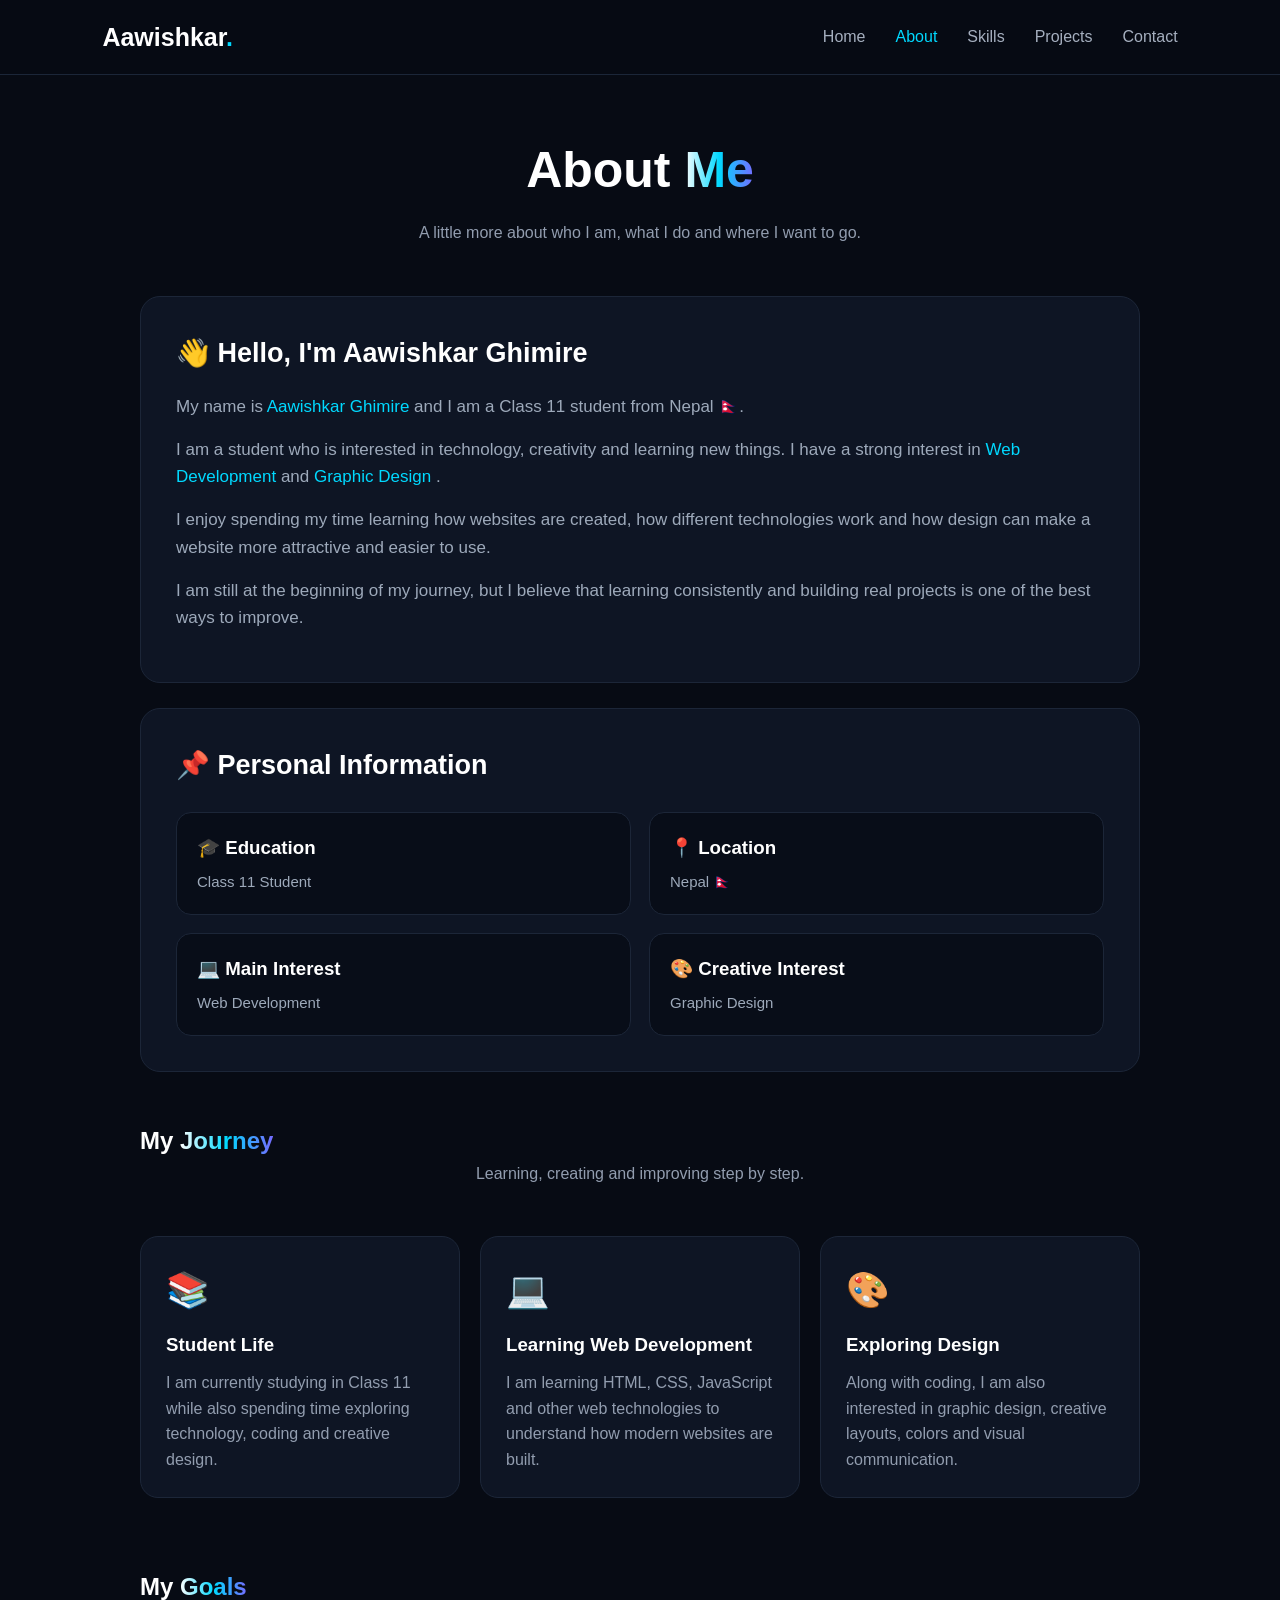
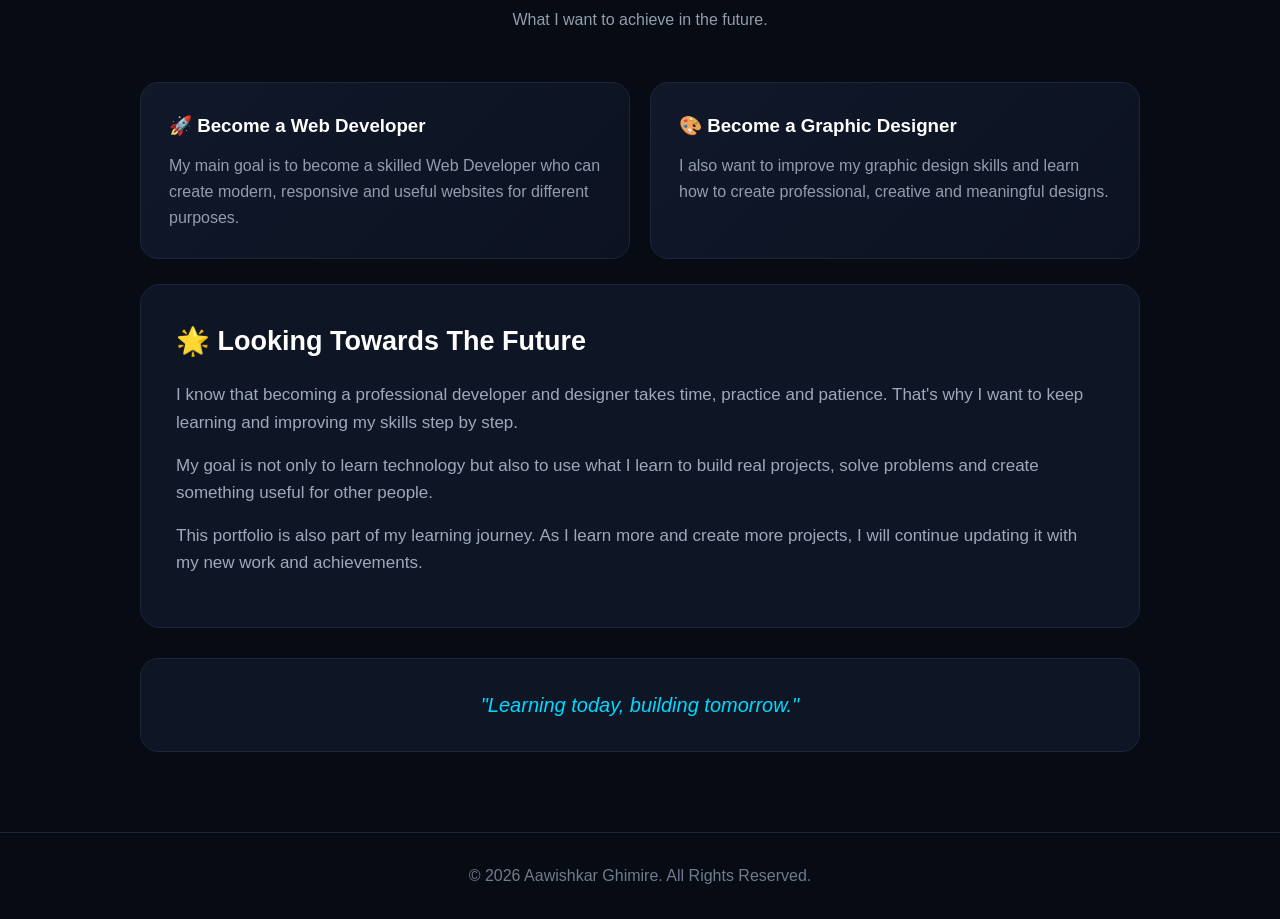
<file: home.html>
<!DOCTYPE html>
<html lang="en">

<head>

    <meta charset="UTF-8">

    <meta name="viewport"
          content="width=device-width, initial-scale=1.0">

    <title>About Aawishkar Ghimire | Skills</title>


    <link rel="stylesheet" href="style.css">

    <style>

        .about-wrapper {
            max-width: 1000px;
            margin: auto;
        }

        .about-main {
            background: #0e1524;
            border: 1px solid #1c2638;
            border-radius: 20px;
            padding: 35px;
            margin-bottom: 25px;
            transition: 0.3s;
        }

        .about-main:hover {
            border-color: #00d9ff;
            box-shadow: 0 15px 40px rgba(0, 217, 255, 0.06);
        }

        .about-main h2 {
            font-size: 27px;
            margin-bottom: 18px;
        }

        .about-main p {
            color: #9da9ba;
            font-size: 17px;
            margin-bottom: 16px;
        }

        .highlight {
            color: #00d9ff;
        }

        .info-grid {
            display: grid;
            grid-template-columns: repeat(2, 1fr);
            gap: 18px;
            margin-top: 25px;
        }

        .info-card {
            background: #080d18;
            border: 1px solid #1c2638;
            padding: 20px;
            border-radius: 15px;
        }

        .info-card h3 {
            margin-bottom: 7px;
        }

        .info-card p {
            margin: 0;
            font-size: 15px;
        }

        .journey {
            display: grid;
            grid-template-columns: repeat(3, 1fr);
            gap: 20px;
            margin-top: 25px;
        }

        .journey-card {
            background: #0e1524;
            border: 1px solid #1c2638;
            border-radius: 18px;
            padding: 25px;
            transition: 0.3s;
        }

        .journey-card:hover {
            transform: translateY(-6px);
            border-color: #00d9ff;
        }

        .journey-card .icon {
            font-size: 35px;
            margin-bottom: 12px;
        }

        .journey-card h3 {
            margin-bottom: 10px;
        }

        .journey-card p {
            color: #929daf;
        }

        .goals {
            display: grid;
            grid-template-columns: 1fr 1fr;
            gap: 20px;
            margin-top: 25px;
        }

        .goal-box {
            background: linear-gradient(
                135deg,
                #10182a,
                #0c1220
            );

            border: 1px solid #1c2638;
            border-radius: 18px;
            padding: 28px;
        }

        .goal-box h3 {
            margin-bottom: 12px;
        }

        .goal-box p {
            color: #929daf;
        }

        .quote {
            text-align: center;
            margin-top: 30px;
            padding: 30px;
            border-radius: 18px;
            background: #0e1524;
            border: 1px solid #1c2638;
        }

        .quote p {
            color: #00d9ff;
            font-size: 20px;
            font-style: italic;
        }


        @media (max-width: 768px) {

            .info-grid,
            .journey,
            .goals {
                grid-template-columns: 1fr;
            }

            .about-main {
                padding: 25px;
            }

        }

    </style>

</head>


<body>


<!-- NAVBAR -->

<nav>

    <a href="index.html" class="logo">
        Aawishkar<span>.</span>
    </a>

    <ul>

        <li>
            <a href="index.html">
                Home
            </a>
        </li>

        <li>
            <a href="about.html" class="active">
                About
            </a>
        </li>

        <li>
            <a href="skills.html">
                Skills
            </a>
        </li>

        <li>
            <a href="projects.html">
                Projects
            </a>
        </li>

        <li>
            <a href="contact.html">
                Contact
            </a>
        </li>

    </ul>

</nav>



<!-- ABOUT PAGE -->

<section class="page">

    <div class="container">

        <h1 class="page-title">

            About <span class="gradient">
                Me
            </span>

        </h1>

        <p class="page-subtitle">

            A little more about who I am,
            what I do and where I want to go.

        </p>


        <div class="about-wrapper">


            <!-- INTRODUCTION -->

            <div class="about-main">

                <h2>
                    👋 Hello, I'm Aawishkar Ghimire
                </h2>


                <p>

                    My name is
                    <span class="highlight">
                        Aawishkar Ghimire
                    </span>
                    and I am a Class 11 student
                    from Nepal 🇳🇵.

                </p>


                <p>

                    I am a student who is interested
                    in technology, creativity and
                    learning new things. I have a
                    strong interest in
                    <span class="highlight">
                        Web Development
                    </span>
                    and
                    <span class="highlight">
                        Graphic Design
                    </span>.

                </p>


                <p>

                    I enjoy spending my time learning
                    how websites are created, how
                    different technologies work and
                    how design can make a website
                    more attractive and easier to use.

                </p>


                <p>

                    I am still at the beginning of my
                    journey, but I believe that learning
                    consistently and building real
                    projects is one of the best ways
                    to improve.

                </p>

            </div>



            <!-- PERSONAL INFORMATION -->

            <div class="about-main">

                <h2>
                    📌 Personal Information
                </h2>


                <div class="info-grid">


                    <div class="info-card">

                        <h3>
                            🎓 Education
                        </h3>

                        <p>
                            Class 11 Student
                        </p>

                    </div>


                    <div class="info-card">

                        <h3>
                            📍 Location
                        </h3>

                        <p>
                            Nepal 🇳🇵
                        </p>

                    </div>


                    <div class="info-card">

                        <h3>
                            💻 Main Interest
                        </h3>

                        <p>
                            Web Development
                        </p>

                    </div>


                    <div class="info-card">

                        <h3>
                            🎨 Creative Interest
                        </h3>

                        <p>
                            Graphic Design
                        </p>

                    </div>


                </div>

            </div>



            <!-- MY JOURNEY -->

            <h2 class="section-title"
                style="margin-top: 50px;">

                My <span class="gradient">
                    Journey
                </span>

            </h2>

            <p class="page-subtitle">

                Learning, creating and improving
                step by step.

            </p>


            <div class="journey">


                <div class="journey-card">

                    <div class="icon">
                        📚
                    </div>

                    <h3>
                        Student Life
                    </h3>

                    <p>

                        I am currently studying in
                        Class 11 while also spending
                        time exploring technology,
                        coding and creative design.

                    </p>

                </div>



                <div class="journey-card">

                    <div class="icon">
                        💻
                    </div>

                    <h3>
                        Learning Web Development
                    </h3>

                    <p>

                        I am learning HTML, CSS,
                        JavaScript and other web
                        technologies to understand
                        how modern websites are built.

                    </p>

                </div>



                <div class="journey-card">

                    <div class="icon">
                        🎨
                    </div>

                    <h3>
                        Exploring Design
                    </h3>

                    <p>

                        Along with coding, I am also
                        interested in graphic design,
                        creative layouts, colors and
                        visual communication.

                    </p>

                </div>


            </div>



            <!-- GOALS -->

            <h2 class="section-title"
                style="margin-top: 70px;">

                My <span class="gradient">
                    Goals
                </span>

            </h2>

            <p class="page-subtitle">

                What I want to achieve in the future.

            </p>


            <div class="goals">


                <div class="goal-box">

                    <h3>
                        🚀 Become a Web Developer
                    </h3>

                    <p>

                        My main goal is to become a
                        skilled Web Developer who can
                        create modern, responsive and
                        useful websites for different
                        purposes.

                    </p>

                </div>



                <div class="goal-box">

                    <h3>
                        🎨 Become a Graphic Designer
                    </h3>

                    <p>

                        I also want to improve my
                        graphic design skills and learn
                        how to create professional,
                        creative and meaningful designs.

                    </p>

                </div>


            </div>



            <!-- FUTURE -->

            <div class="about-main"
                 style="margin-top: 25px;">

                <h2>
                    🌟 Looking Towards The Future
                </h2>


                <p>

                    I know that becoming a professional
                    developer and designer takes time,
                    practice and patience. That's why
                    I want to keep learning and
                    improving my skills step by step.

                </p>


                <p>

                    My goal is not only to learn
                    technology but also to use what
                    I learn to build real projects,
                    solve problems and create something
                    useful for other people.

                </p>


                <p>

                    This portfolio is also part of my
                    learning journey. As I learn more
                    and create more projects, I will
                    continue updating it with my new
                    work and achievements.

                </p>

            </div>



            <!-- QUOTE -->

            <div class="quote">

                <p>
                    "Learning today, building tomorrow."
                </p>

            </div>


        </div>

    </div>

</section>



<!-- FOOTER -->

<footer>

    © 2026 Aawishkar Ghimire.
    All Rights Reserved.

</footer>


</body>

</html>
</file>
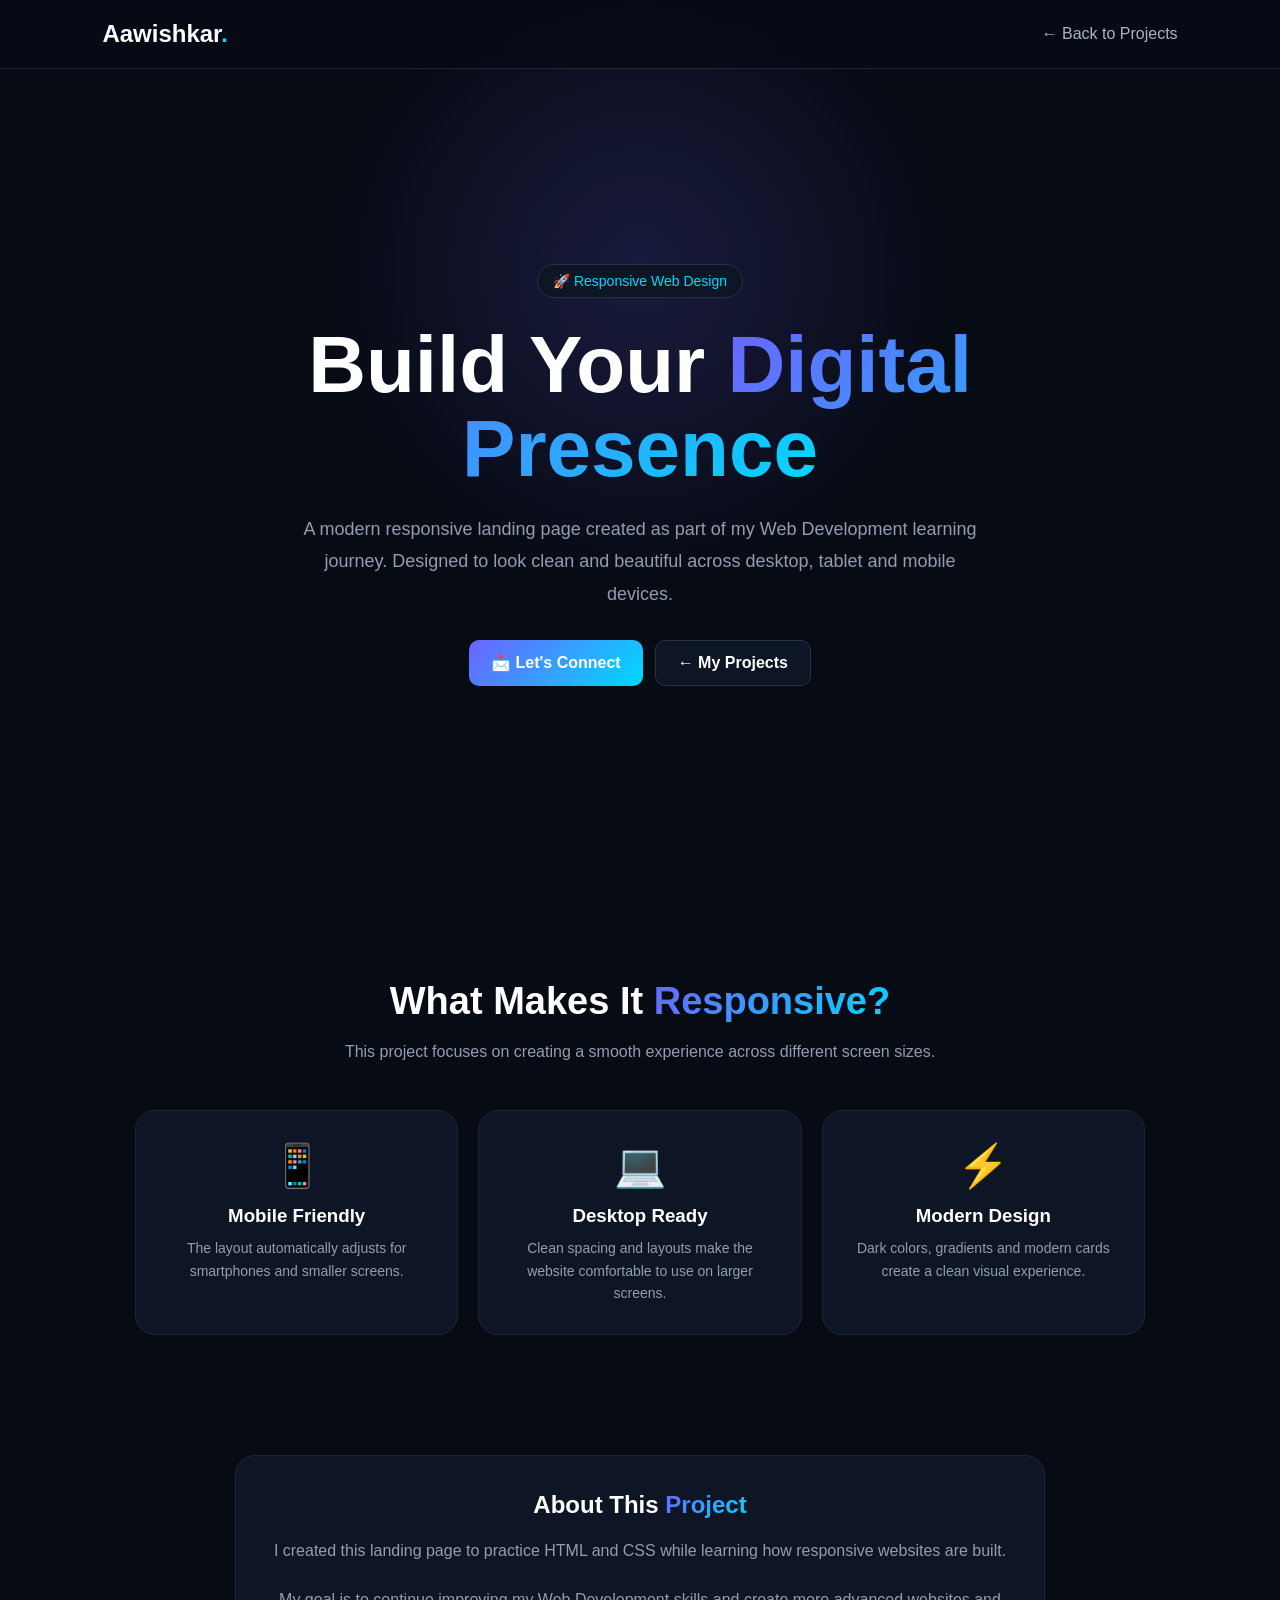
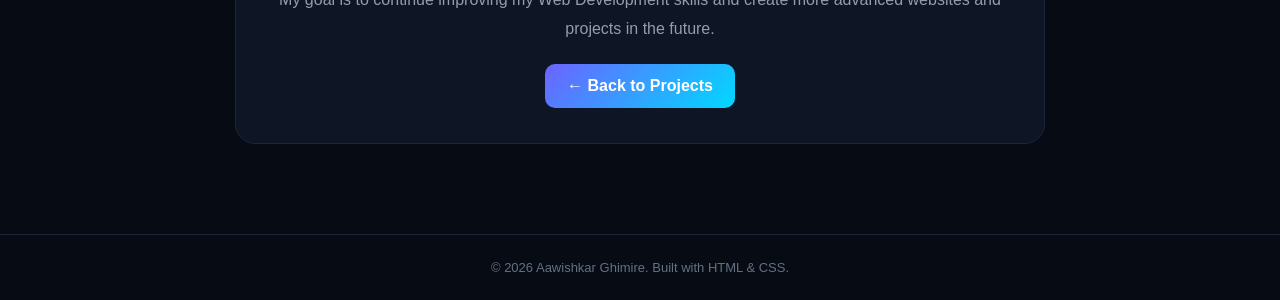
<file: landing.html>
<!DOCTYPE html>
<html lang="en">

<head>

    <meta charset="UTF-8">

    <meta name="viewport"
          content="width=device-width, initial-scale=1.0">

    <title>About Aawishkar Ghimire | Landing Page</title>


    <style>

        * {
            margin: 0;
            padding: 0;
            box-sizing: border-box;
        }

        html {
            scroll-behavior: smooth;
        }

        body {
            background: #070b14;
            color: white;
            font-family: Arial, Helvetica, sans-serif;
        }

        /* NAVBAR */

        nav {
            position: fixed;
            top: 0;
            left: 0;
            width: 100%;

            display: flex;
            justify-content: space-between;
            align-items: center;

            padding: 20px 8%;

            background: rgba(7, 11, 20, 0.85);

            backdrop-filter: blur(12px);

            border-bottom: 1px solid #1c2638;

            z-index: 1000;
        }

        .logo {
            color: white;
            text-decoration: none;
            font-size: 24px;
            font-weight: bold;
        }

        .logo span {
            color: #00d9ff;
        }

        nav a.back {
            color: #aab4c5;
            text-decoration: none;
            transition: 0.3s;
        }

        nav a.back:hover {
            color: #00d9ff;
        }


        /* HERO */

        .hero {
            min-height: 100vh;

            display: flex;
            align-items: center;
            justify-content: center;

            text-align: center;

            padding: 120px 20px 70px;

            background:
                radial-gradient(
                    circle at 50% 30%,
                    rgba(108, 99, 255, 0.18),
                    transparent 35%
                );
        }

        .hero-content {
            max-width: 850px;
        }

        .badge {
            display: inline-block;

            padding: 8px 15px;

            border: 1px solid #263247;

            border-radius: 30px;

            color: #00d9ff;

            background: #0e1524;

            margin-bottom: 25px;

            font-size: 14px;
        }

        .hero h1 {
            font-size: clamp(45px, 8vw, 80px);

            line-height: 1.05;

            margin-bottom: 22px;
        }

        .gradient {
            background:
                linear-gradient(
                    135deg,
                    #6c63ff,
                    #00d9ff
                );

            -webkit-background-clip: text;

            -webkit-text-fill-color: transparent;
        }

        .hero p {
            color: #929daf;

            max-width: 700px;

            margin: auto;

            font-size: 18px;

            line-height: 1.8;

            margin-bottom: 30px;
        }

        .hero-buttons {
            display: flex;

            justify-content: center;

            gap: 12px;

            flex-wrap: wrap;
        }

        .btn {
            display: inline-block;

            padding: 13px 22px;

            border-radius: 10px;

            text-decoration: none;

            color: white;

            border: 1px solid #263247;

            background: #0e1524;

            font-weight: bold;

            transition: 0.3s;
        }

        .btn:hover {
            transform: translateY(-4px);

            border-color: #00d9ff;

            color: #00d9ff;
        }

        .btn.primary {
            background:
                linear-gradient(
                    135deg,
                    #6c63ff,
                    #00d9ff
                );

            border: none;
        }

        .btn.primary:hover {
            color: white;
        }


        /* FEATURES */

        .features {
            max-width: 1050px;

            margin: auto;

            padding: 80px 20px;
        }

        .section-title {
            text-align: center;

            font-size: 38px;

            margin-bottom: 15px;
        }

        .section-text {
            text-align: center;

            color: #929daf;

            max-width: 650px;

            margin: 0 auto 45px;

            line-height: 1.7;
        }

        .feature-grid {
            display: grid;

            grid-template-columns:
                repeat(3, 1fr);

            gap: 20px;
        }

        .feature {
            background: #0e1524;

            border: 1px solid #1c2638;

            border-radius: 20px;

            padding: 30px;

            text-align: center;

            transition: 0.3s;
        }

        .feature:hover {
            transform: translateY(-7px);

            border-color: #00d9ff;
        }

        .feature-icon {
            font-size: 42px;

            margin-bottom: 15px;
        }

        .feature h3 {
            margin-bottom: 10px;
        }

        .feature p {
            color: #929daf;

            line-height: 1.6;

            font-size: 14px;
        }


        /* ABOUT */

        .about {
            max-width: 850px;

            margin: auto;

            padding: 40px 20px 90px;

            text-align: center;
        }

        .about-box {
            background: #0e1524;

            border: 1px solid #1c2638;

            border-radius: 20px;

            padding: 35px;
        }

        .about-box p {
            color: #929daf;

            line-height: 1.8;

            margin-bottom: 20px;
        }


        /* FOOTER */

        footer {
            padding: 25px;

            text-align: center;

            color: #647084;

            border-top: 1px solid #1c2638;

            font-size: 13px;
        }


        /* MOBILE */

        @media (max-width: 768px) {

            nav {
                padding: 17px 5%;
            }

            .feature-grid {
                grid-template-columns: 1fr;
            }

            .hero h1 {
                font-size: 48px;
            }

            .hero p {
                font-size: 16px;
            }

            .hero-buttons {
                flex-direction: column;
            }

            .btn {
                width: 100%;
            }

        }

    </style>

</head>


<body>


<!-- NAVBAR -->

<nav>

    <a href="index.html" class="logo">

        Aawishkar<span>.</span>

    </a>

    <a
        href="projects.html"
        class="back">

        ← Back to Projects

    </a>

</nav>



<!-- HERO -->

<section class="hero">

    <div class="hero-content">

        <div class="badge">

            🚀 Responsive Web Design

        </div>


        <h1>

            Build Your

            <span class="gradient">

                Digital Presence

            </span>

        </h1>


        <p>

            A modern responsive landing page
            created as part of my Web Development
            learning journey. Designed to look
            clean and beautiful across desktop,
            tablet and mobile devices.

        </p>


        <div class="hero-buttons">

            <a
                href="contact.html"
                class="btn primary">

                📩 Let's Connect

            </a>


            <a
                href="projects.html"
                class="btn">

                ← My Projects

            </a>

        </div>

    </div>

</section>



<!-- FEATURES -->

<section class="features">

    <h2 class="section-title">

        What Makes It

        <span class="gradient">

            Responsive?

        </span>

    </h2>


    <p class="section-text">

        This project focuses on creating a
        smooth experience across different
        screen sizes.

    </p>


    <div class="feature-grid">


        <div class="feature">

            <div class="feature-icon">
                📱
            </div>

            <h3>
                Mobile Friendly
            </h3>

            <p>

                The layout automatically adjusts
                for smartphones and smaller
                screens.

            </p>

        </div>


        <div class="feature">

            <div class="feature-icon">
                💻
            </div>

            <h3>
                Desktop Ready
            </h3>

            <p>

                Clean spacing and layouts make
                the website comfortable to use
                on larger screens.

            </p>

        </div>


        <div class="feature">

            <div class="feature-icon">
                ⚡
            </div>

            <h3>
                Modern Design
            </h3>

            <p>

                Dark colors, gradients and
                modern cards create a clean
                visual experience.

            </p>

        </div>


    </div>

</section>



<!-- ABOUT PROJECT -->

<section class="about">

    <div class="about-box">

        <h2>

            About This

            <span class="gradient">
                Project
            </span>

        </h2>


        <br>


        <p>

            I created this landing page to
            practice HTML and CSS while learning
            how responsive websites are built.

        </p>


        <p>

            My goal is to continue improving my
            Web Development skills and create
            more advanced websites and projects
            in the future.

        </p>


        <a
            href="projects.html"
            class="btn primary">

            ← Back to Projects

        </a>

    </div>

</section>



<!-- FOOTER -->

<footer>

    © 2026 Aawishkar Ghimire.
    Built with HTML & CSS.

</footer>


</body>

</html>
</file>
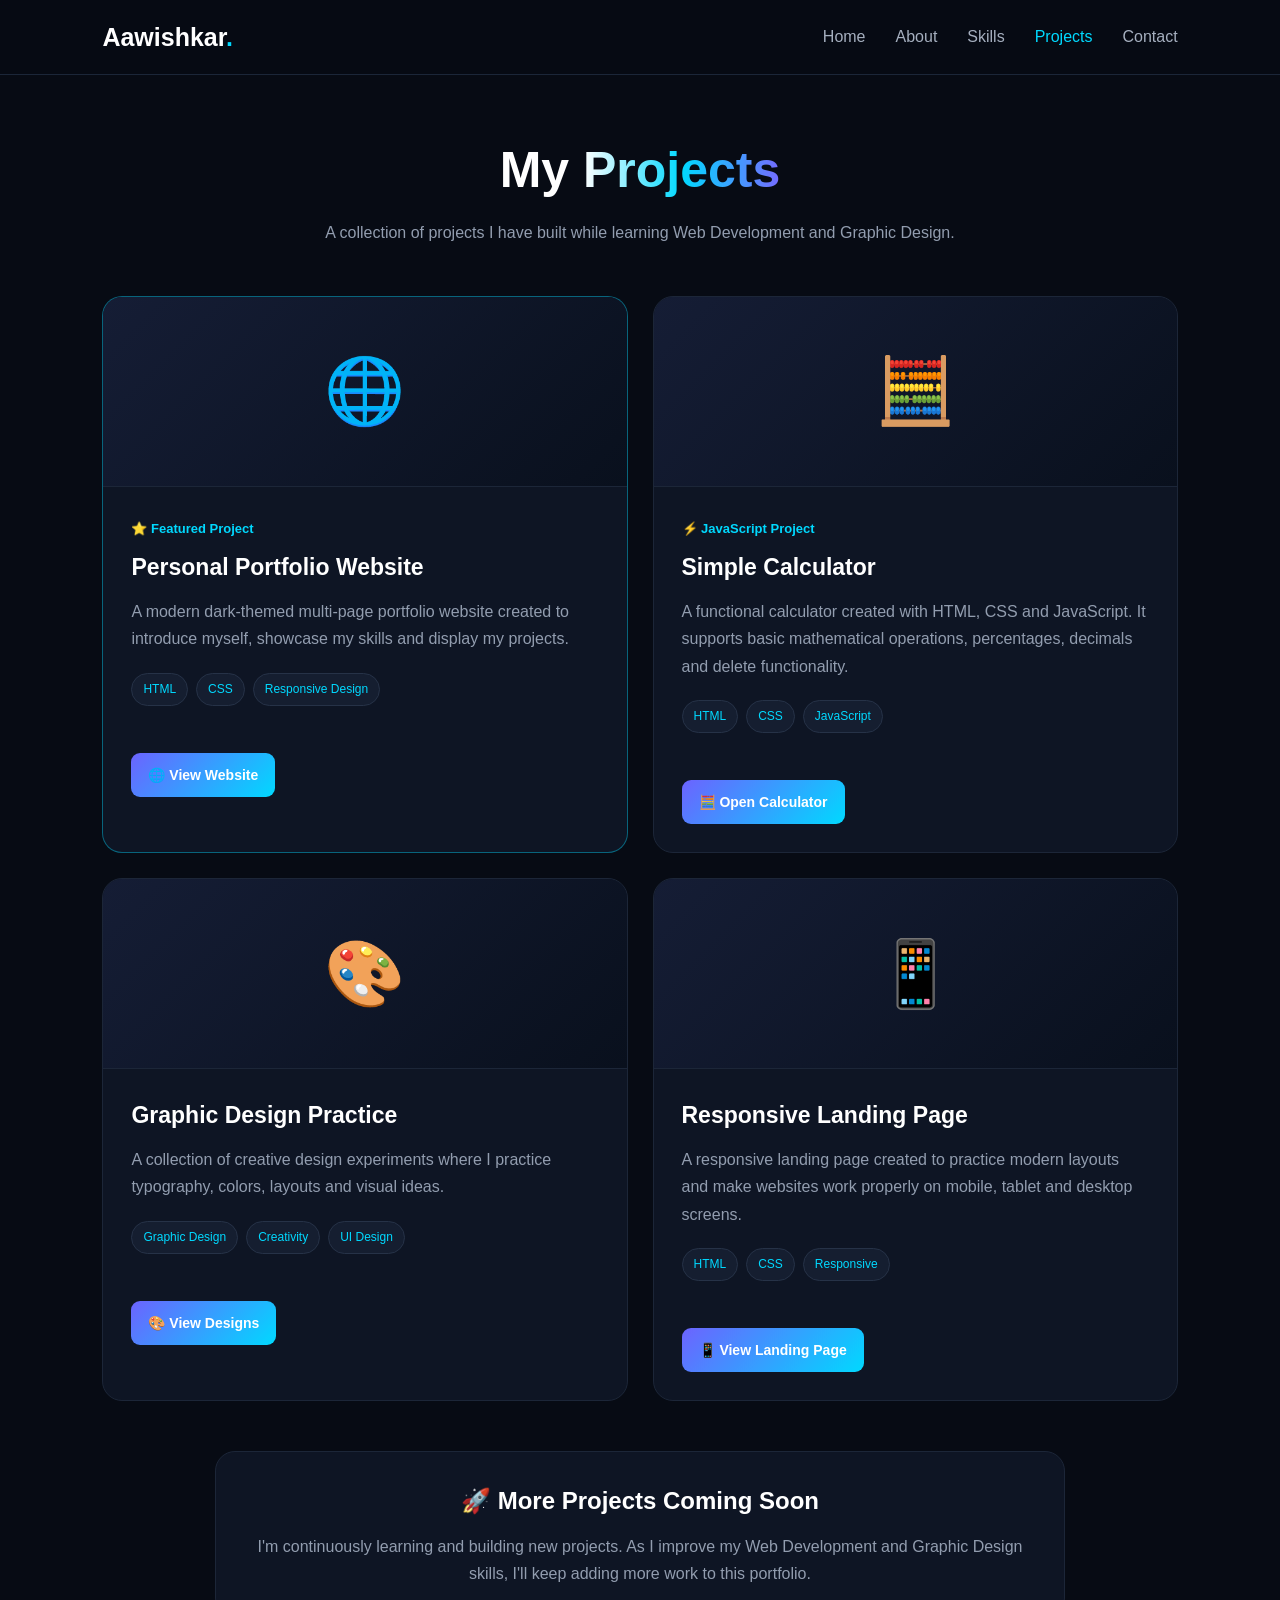
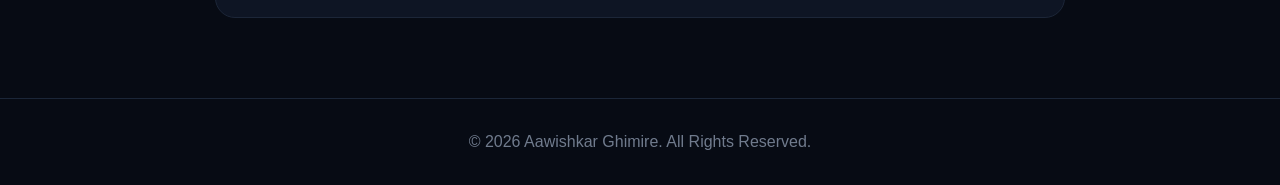
<file: projects.html>
<!DOCTYPE html>
<html lang="en">

<head>

    <meta charset="UTF-8">

    <meta name="viewport"
          content="width=device-width, initial-scale=1.0">

    <title>About Aawishkar Ghimire | Projects</title>


    <link rel="stylesheet" href="style.css">

    <style>

        /* =========================
           PROJECT PAGE
        ========================= */

        .projects-wrapper {
            max-width: 1100px;
            margin: auto;
        }


        .projects-grid {
            display: grid;
            grid-template-columns: repeat(2, 1fr);
            gap: 25px;
        }


        /* =========================
           PROJECT CARD
        ========================= */

        .project-card {
            background: #0e1524;
            border: 1px solid #1c2638;
            border-radius: 20px;

            overflow: hidden;

            transition: 0.3s ease;
        }


        .project-card:hover {
            transform: translateY(-8px);

            border-color: #00d9ff;

            box-shadow:
                0 18px 45px
                rgba(0, 217, 255, 0.08);
        }


        .project-card.featured {
            border-color:
                rgba(0, 217, 255, 0.4);
        }


        /* =========================
           PROJECT IMAGE
        ========================= */

        .project-image {
            height: 190px;

            display: flex;
            align-items: center;
            justify-content: center;

            font-size: 65px;

            background:
                linear-gradient(
                    135deg,
                    #151d35,
                    #09101d
                );

            border-bottom:
                1px solid #1c2638;
        }


        /* =========================
           PROJECT CONTENT
        ========================= */

        .project-content {
            padding: 28px;
        }


        .featured-label {
            display: inline-block;

            margin-bottom: 10px;

            color: #00d9ff;

            font-size: 13px;
            font-weight: bold;
        }


        .project-content h2 {
            margin-bottom: 12px;

            font-size: 23px;
        }


        .project-content p {
            color: #929daf;

            line-height: 1.7;

            margin-bottom: 20px;
        }


        /* =========================
           TAGS
        ========================= */

        .project-tags {
            display: flex;
            flex-wrap: wrap;

            gap: 8px;

            margin-bottom: 22px;
        }


        .tag {
            padding: 6px 11px;

            border-radius: 20px;

            background: #151e30;

            border: 1px solid #263247;

            color: #00d9ff;

            font-size: 12px;
        }


        /* =========================
           BUTTONS
        ========================= */

        .project-buttons {
            display: flex;
            gap: 10px;
        }


        .project-btn {
            display: inline-flex;

            align-items: center;
            justify-content: center;

            gap: 7px;

            padding: 11px 17px;

            border-radius: 9px;

            text-decoration: none;

            color: white;

            background: #151e30;

            border: 1px solid #263247;

            font-size: 14px;
            font-weight: bold;

            transition: 0.3s ease;
        }


        .project-btn:hover {
            border-color: #00d9ff;

            color: #00d9ff;

            transform: translateY(-2px);
        }


        .project-btn.primary {
            background:
                linear-gradient(
                    135deg,
                    #6c63ff,
                    #00d9ff
                );

            border: none;

            color: white;
        }


        .project-btn.primary:hover {
            color: white;

            box-shadow:
                0 8px 20px
                rgba(0, 217, 255, 0.15);
        }


        /* =========================
           MORE PROJECTS
        ========================= */

        .project-note {
            max-width: 850px;

            margin: 50px auto 0;

            padding: 30px;

            text-align: center;

            background: #0e1524;

            border: 1px solid #1c2638;

            border-radius: 20px;
        }


        .project-note h2 {
            margin-bottom: 12px;
        }


        .project-note p {
            color: #929daf;

            line-height: 1.7;
        }


        /* =========================
           MOBILE
        ========================= */

        @media (max-width: 768px) {

            .projects-grid {
                grid-template-columns: 1fr;
            }


            .project-content {
                padding: 23px;
            }


            .project-buttons {
                flex-direction: column;
            }


            .project-btn {
                width: 100%;
            }

        }

    </style>

</head>


<body>


<!-- =========================
     NAVBAR
========================= -->

<nav>

    <a href="index.html" class="logo">

        Aawishkar<span>.</span>

    </a>


    <ul>

        <li>
            <a href="index.html">
                Home
            </a>
        </li>


        <li>
            <a href="about.html">
                About
            </a>
        </li>


        <li>
            <a href="skills.html">
                Skills
            </a>
        </li>


        <li>
            <a
                href="projects.html"
                class="active">

                Projects

            </a>
        </li>


        <li>
            <a href="contact.html">
                Contact
            </a>
        </li>

    </ul>

</nav>



<!-- =========================
     PROJECTS
========================= -->

<section class="page">

    <div class="container">


        <h1 class="page-title">

            My

            <span class="gradient">
                Projects
            </span>

        </h1>


        <p class="page-subtitle">

            A collection of projects I have
            built while learning Web Development
            and Graphic Design.

        </p>



        <div class="projects-wrapper">


            <div class="projects-grid">


                <!-- =====================
                     PROJECT 1
                ====================== -->

                <div class="project-card featured">


                    <div class="project-image">

                        🌐

                    </div>


                    <div class="project-content">


                        <span class="featured-label">

                            ⭐ Featured Project

                        </span>


                        <h2>

                            Personal Portfolio Website

                        </h2>


                        <p>

                            A modern dark-themed
                            multi-page portfolio website
                            created to introduce myself,
                            showcase my skills and
                            display my projects.

                        </p>


                        <div class="project-tags">

                            <span class="tag">
                                HTML
                            </span>

                            <span class="tag">
                                CSS
                            </span>

                            <span class="tag">
                                Responsive Design
                            </span>

                        </div>


                        <div class="project-buttons">

                            <a
                                href="index.html"
                                class="project-btn primary">

                                🌐 View Website

                            </a>

                        </div>


                    </div>

                </div>



                <!-- =====================
                     PROJECT 2
                ====================== -->

                <div class="project-card">


                    <div class="project-image">

                        🧮

                    </div>


                    <div class="project-content">


                        <span class="featured-label">

                            ⚡ JavaScript Project

                        </span>


                        <h2>

                            Simple Calculator

                        </h2>


                        <p>

                            A functional calculator
                            created with HTML, CSS and
                            JavaScript. It supports basic
                            mathematical operations,
                            percentages, decimals and
                            delete functionality.

                        </p>


                        <div class="project-tags">

                            <span class="tag">
                                HTML
                            </span>

                            <span class="tag">
                                CSS
                            </span>

                            <span class="tag">
                                JavaScript
                            </span>

                        </div>


                        <div class="project-buttons">

                            <!-- IMPORTANT:
                                 calculator.html must be
                                 in the same folder -->

                            <a
                                href="./calculator.html"
                                class="project-btn primary">

                                🧮 Open Calculator

                            </a>

                        </div>


                    </div>

                </div>



                <!-- =====================
                     PROJECT 3
                ====================== -->

                <div class="project-card">


                    <div class="project-image">

                        🎨

                    </div>


                    <div class="project-content">


                        <h2>

                            Graphic Design Practice

                        </h2>


                        <p>

                            A collection of creative
                            design experiments where
                            I practice typography,
                            colors, layouts and
                            visual ideas.

                        </p>


                        <div class="project-tags">

                            <span class="tag">
                                Graphic Design
                            </span>

                            <span class="tag">
                                Creativity
                            </span>

                            <span class="tag">
                                UI Design
                            </span>

                        </div>


                        <div class="project-buttons">

                        <a
    href="./designs.html"
    class="project-btn primary">

    🎨 View Designs

</a>
   

                        </div>


                    </div>

                </div>



                <!-- =====================
                     PROJECT 4
                ====================== -->

                <div class="project-card">


                    <div class="project-image">

                        📱

                    </div>


                    <div class="project-content">


                        <h2>

                            Responsive Landing Page

                        </h2>


                        <p>

                            A responsive landing page
                            created to practice modern
                            layouts and make websites
                            work properly on mobile,
                            tablet and desktop screens.

                        </p>


                        <div class="project-tags">

                            <span class="tag">
                                HTML
                            </span>

                            <span class="tag">
                                CSS
                            </span>

                            <span class="tag">
                                Responsive
                            </span>

                        </div>


                        <div class="project-buttons">

                         <a
    href="./landing.html"
    class="project-btn primary">

    📱 View Landing Page

</a>
  

                        </div>


                    </div>

                </div>


            </div>



            <!-- =====================
                 MORE PROJECTS
            ====================== -->

            <div class="project-note">


                <h2>

                    🚀 More Projects Coming Soon

                </h2>


                <p>

                    I'm continuously learning and
                    building new projects. As I improve
                    my Web Development and Graphic
                    Design skills, I'll keep adding
                    more work to this portfolio.

                </p>


            </div>


        </div>

    </div>

</section>



<!-- =========================
     FOOTER
========================= -->

<footer>

    © 2026 Aawishkar Ghimire.
    All Rights Reserved.

</footer>


</body>

</html>
</file>
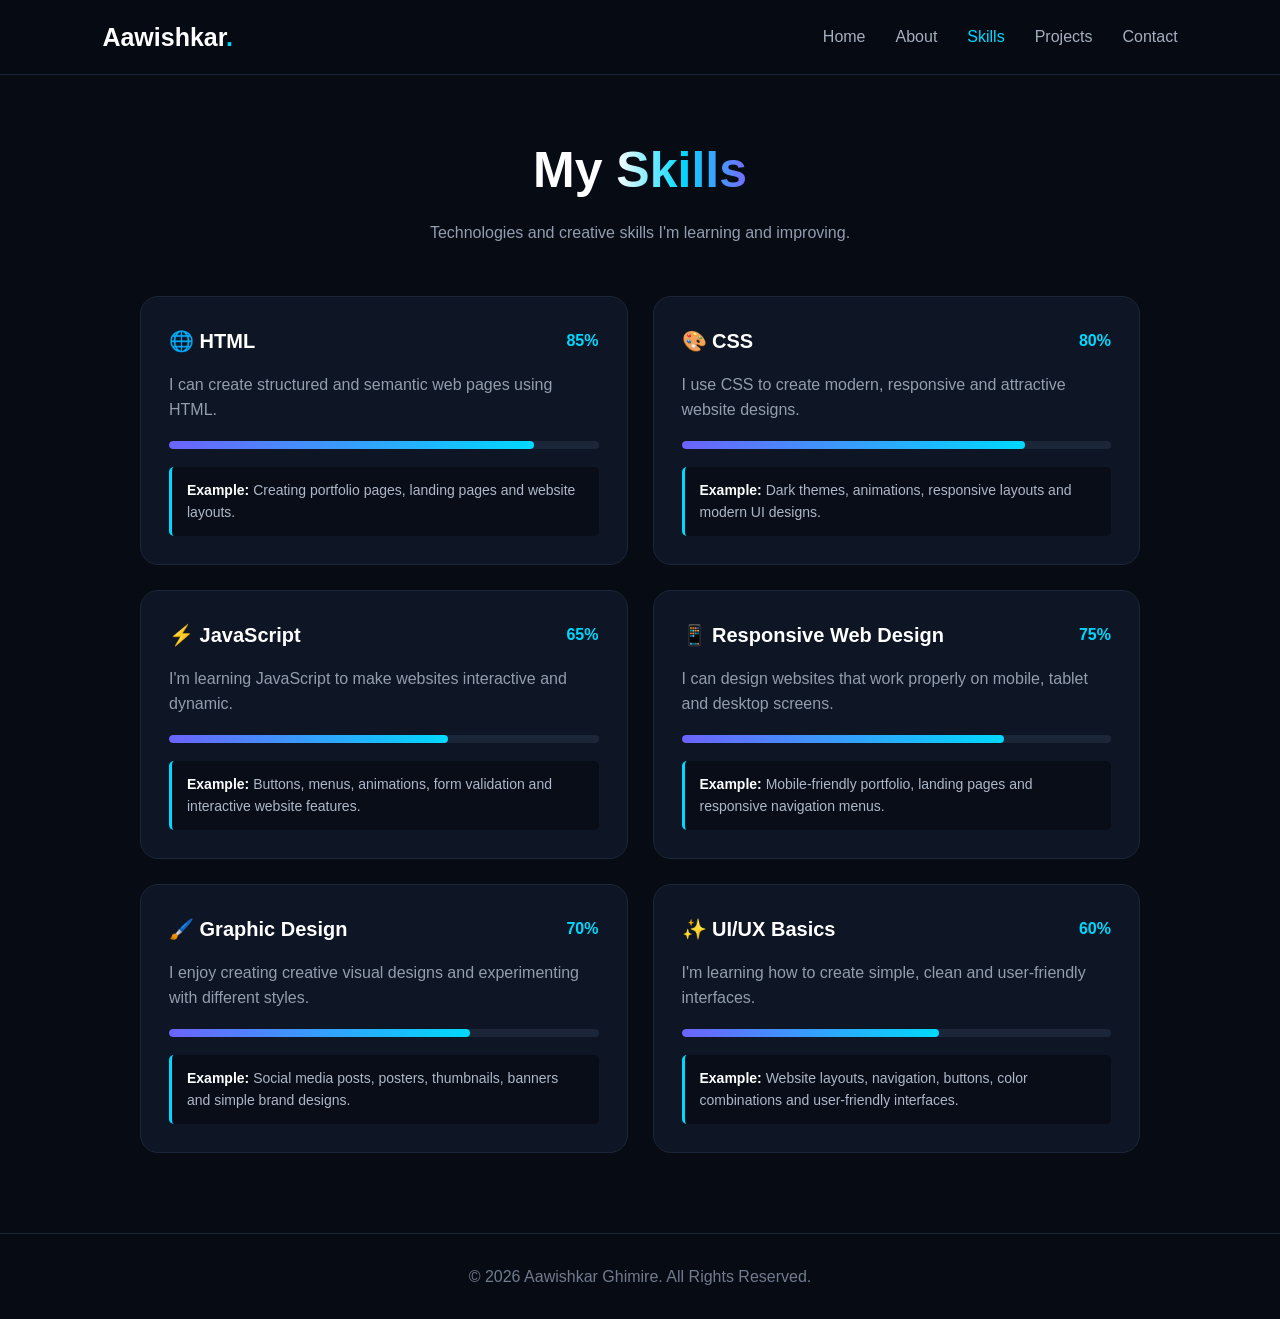
<file: skills.html>
<!DOCTYPE html>
<html lang="en">

<head>

    <meta charset="UTF-8">

    <meta name="viewport"
          content="width=device-width, initial-scale=1.0">

  <title>About Aawishkar Ghimire | Skills</title>


    <link rel="stylesheet" href="style.css">

    <style>

        .skills-grid {
            display: grid;
            grid-template-columns: repeat(2, 1fr);
            gap: 25px;
            max-width: 1000px;
            margin: auto;
        }

        .skill-card {
            background: #0e1524;
            border: 1px solid #1c2638;
            border-radius: 18px;
            padding: 28px;
            transition: 0.3s;
        }

        .skill-card:hover {
            transform: translateY(-7px);
            border-color: #00d9ff;
            box-shadow: 0 15px 40px rgba(0, 217, 255, 0.08);
        }

        .skill-header {
            display: flex;
            justify-content: space-between;
            align-items: center;
            margin-bottom: 15px;
        }

        .skill-name {
            font-size: 20px;
            font-weight: bold;
        }

        .skill-percent {
            color: #00d9ff;
            font-weight: bold;
        }

        .skill-description {
            color: #929daf;
            margin-bottom: 18px;
        }

        .example {
            background: #080d18;
            border-left: 3px solid #00d9ff;
            padding: 12px 15px;
            border-radius: 5px;
            color: #aeb8c8;
            font-size: 14px;
            margin-top: 18px;
        }

        .example strong {
            color: white;
        }

        .bar {
            height: 8px;
            background: #1b2638;
            border-radius: 20px;
            overflow: hidden;
        }

        .progress {
            height: 100%;
            border-radius: 20px;
            background: linear-gradient(
                90deg,
                #6c63ff,
                #00d9ff
            );
        }

        @media (max-width: 768px) {

            .skills-grid {
                grid-template-columns: 1fr;
            }

        }

    </style>

</head>


<body>


<!-- NAVBAR -->

<nav>

    <a href="index.html" class="logo">
        Aawishkar<span>.</span>
    </a>

    <ul>

        <li>
            <a href="index.html">
                Home
            </a>
        </li>

        <li>
            <a href="about.html">
                About
            </a>
        </li>

        <li>
            <a href="skills.html" class="active">
                Skills
            </a>
        </li>

        <li>
            <a href="projects.html">
                Projects
            </a>
        </li>

        <li>
            <a href="contact.html">
                Contact
            </a>
        </li>

    </ul>

</nav>



<!-- SKILLS -->

<section class="page">

    <div class="container">

        <h1 class="page-title">

            My <span class="gradient">
                Skills
            </span>

        </h1>


        <p class="page-subtitle">

            Technologies and creative skills
            I'm learning and improving.

        </p>



        <div class="skills-grid">


            <!-- HTML -->

            <div class="skill-card">

                <div class="skill-header">

                    <span class="skill-name">
                        🌐 HTML
                    </span>

                    <span class="skill-percent">
                        85%
                    </span>

                </div>


                <p class="skill-description">

                    I can create structured and
                    semantic web pages using HTML.

                </p>


                <div class="bar">

                    <div
                        class="progress"
                        style="width:85%">
                    </div>

                </div>


                <div class="example">

                    <strong>Example:</strong>

                    Creating portfolio pages,
                    landing pages and website layouts.

                </div>

            </div>



            <!-- CSS -->

            <div class="skill-card">

                <div class="skill-header">

                    <span class="skill-name">
                        🎨 CSS
                    </span>

                    <span class="skill-percent">
                        80%
                    </span>

                </div>


                <p class="skill-description">

                    I use CSS to create modern,
                    responsive and attractive
                    website designs.

                </p>


                <div class="bar">

                    <div
                        class="progress"
                        style="width:80%">
                    </div>

                </div>


                <div class="example">

                    <strong>Example:</strong>

                    Dark themes, animations,
                    responsive layouts and
                    modern UI designs.

                </div>

            </div>



            <!-- JAVASCRIPT -->

            <div class="skill-card">

                <div class="skill-header">

                    <span class="skill-name">
                        ⚡ JavaScript
                    </span>

                    <span class="skill-percent">
                        65%
                    </span>

                </div>


                <p class="skill-description">

                    I'm learning JavaScript to make
                    websites interactive and dynamic.

                </p>


                <div class="bar">

                    <div
                        class="progress"
                        style="width:65%">
                    </div>

                </div>


                <div class="example">

                    <strong>Example:</strong>

                    Buttons, menus, animations,
                    form validation and interactive
                    website features.

                </div>

            </div>



            <!-- RESPONSIVE DESIGN -->

            <div class="skill-card">

                <div class="skill-header">

                    <span class="skill-name">
                        📱 Responsive Web Design
                    </span>

                    <span class="skill-percent">
                        75%
                    </span>

                </div>


                <p class="skill-description">

                    I can design websites that work
                    properly on mobile, tablet and
                    desktop screens.

                </p>


                <div class="bar">

                    <div
                        class="progress"
                        style="width:75%">
                    </div>

                </div>


                <div class="example">

                    <strong>Example:</strong>

                    Mobile-friendly portfolio,
                    landing pages and responsive
                    navigation menus.

                </div>

            </div>



            <!-- GRAPHIC DESIGN -->

            <div class="skill-card">

                <div class="skill-header">

                    <span class="skill-name">
                        🖌️ Graphic Design
                    </span>

                    <span class="skill-percent">
                        70%
                    </span>

                </div>


                <p class="skill-description">

                    I enjoy creating creative visual
                    designs and experimenting with
                    different styles.

                </p>


                <div class="bar">

                    <div
                        class="progress"
                        style="width:70%">
                    </div>

                </div>


                <div class="example">

                    <strong>Example:</strong>

                    Social media posts, posters,
                    thumbnails, banners and
                    simple brand designs.

                </div>

            </div>



            <!-- UI UX -->

            <div class="skill-card">

                <div class="skill-header">

                    <span class="skill-name">
                        ✨ UI/UX Basics
                    </span>

                    <span class="skill-percent">
                        60%
                    </span>

                </div>


                <p class="skill-description">

                    I'm learning how to create
                    simple, clean and user-friendly
                    interfaces.

                </p>


                <div class="bar">

                    <div
                        class="progress"
                        style="width:60%">
                    </div>

                </div>


                <div class="example">

                    <strong>Example:</strong>

                    Website layouts, navigation,
                    buttons, color combinations
                    and user-friendly interfaces.

                </div>

            </div>


        </div>

    </div>

</section>



<!-- FOOTER -->

<footer>

    © 2026 Aawishkar Ghimire.
    All Rights Reserved.

</footer>


</body>

</html>
</file>
<file: style.css>
* {
    margin: 0;
    padding: 0;
    box-sizing: border-box;
    scroll-behavior: smooth;
}

body {
    font-family: Arial, sans-serif;
    background: #070b14;
    color: white;
    line-height: 1.6;
}

/* NAVBAR */

nav {
    position: fixed;
    top: 0;
    width: 100%;
    height: 75px;
    background: rgba(7, 11, 20, 0.92);
    backdrop-filter: blur(12px);
    display: flex;
    justify-content: space-between;
    align-items: center;
    padding: 0 8%;
    border-bottom: 1px solid #1b2638;
    z-index: 1000;
}

.logo {
    font-size: 25px;
    font-weight: bold;
    color: white;
    text-decoration: none;
}

.logo span {
    color: #00d9ff;
}

nav ul {
    display: flex;
    gap: 30px;
    list-style: none;
}

nav ul li a {
    color: #a5afbf;
    text-decoration: none;
    transition: 0.3s;
}

nav ul li a:hover,
nav ul li a.active {
    color: #00d9ff;
}

/* COMMON */

.container {
    width: 84%;
    max-width: 1100px;
    margin: auto;
}

.page {
    min-height: 100vh;
    padding-top: 130px;
    padding-bottom: 80px;
}

.page-title {
    text-align: center;
    font-size: 50px;
    margin-bottom: 10px;
}

.page-subtitle {
    text-align: center;
    color: #929daf;
    margin-bottom: 50px;
}

.gradient {
    background: linear-gradient(
        90deg,
        #ffffff,
        #00d9ff,
        #756bff
    );

    -webkit-background-clip: text;
    color: transparent;
}

/* HOME */

.hero {
    min-height: 100vh;
    display: flex;
    align-items: center;
    text-align: center;
}

.hero-content {
    max-width: 850px;
    margin: auto;
}

.tag {
    display: inline-block;
    padding: 8px 18px;
    border: 1px solid #263247;
    border-radius: 30px;
    color: #00d9ff;
    margin-bottom: 25px;
}

.hero h1 {
    font-size: clamp(45px, 8vw, 85px);
    line-height: 1;
    margin-bottom: 25px;
}

.hero p {
    color: #9ca8bb;
    font-size: 18px;
    max-width: 700px;
    margin: auto;
    margin-bottom: 35px;
}

.buttons {
    display: flex;
    justify-content: center;
    gap: 15px;
}

.btn {
    padding: 13px 23px;
    border-radius: 10px;
    text-decoration: none;
    font-weight: bold;
    transition: 0.3s;
}

.primary {
    background: linear-gradient(
        135deg,
        #6c63ff,
        #00d9ff
    );
    color: white;
}

.secondary {
    color: white;
    border: 1px solid #263247;
}

.btn:hover {
    transform: translateY(-4px);
}

/* CARDS */

.card-container {
    display: grid;
    grid-template-columns: repeat(3, 1fr);
    gap: 20px;
}

.card {
    background: #0e1524;
    border: 1px solid #1c2638;
    border-radius: 18px;
    padding: 28px;
    transition: 0.3s;
}

.card:hover {
    transform: translateY(-7px);
    border-color: #00d9ff;
    box-shadow: 0 15px 40px rgba(0, 217, 255, 0.08);
}

.card h3 {
    margin-bottom: 12px;
}

.card p {
    color: #98a4b6;
}

/* ABOUT */

.about-box {
    max-width: 850px;
    margin: auto;
    background: #0e1524;
    border: 1px solid #1c2638;
    border-radius: 20px;
    padding: 35px;
}

.about-box p {
    color: #a2adbd;
    font-size: 17px;
    margin-bottom: 20px;
}

.info {
    margin-top: 25px;
}

.info p {
    margin-bottom: 8px;
}

/* SKILLS */

.skills {
    max-width: 800px;
    margin: auto;
}

.skill {
    margin-bottom: 30px;
}

.skill-info {
    display: flex;
    justify-content: space-between;
    margin-bottom: 8px;
}

.bar {
    height: 9px;
    background: #1b2638;
    border-radius: 20px;
    overflow: hidden;
}

.progress {
    height: 100%;
    border-radius: 20px;
    background: linear-gradient(
        90deg,
        #6c63ff,
        #00d9ff
    );
}

/* CONTACT */

.contact-container {
    display: grid;
    grid-template-columns: repeat(3, 1fr);
    gap: 20px;
}

.contact-card {
    text-align: center;
    background: #0e1524;
    border: 1px solid #1c2638;
    border-radius: 18px;
    padding: 30px 20px;
    transition: 0.3s;
}

.contact-card:hover {
    transform: translateY(-7px);
    border-color: #00d9ff;
}

.contact-card h3 {
    margin-bottom: 12px;
}

.contact-card a {
    color: #00d9ff;
    text-decoration: none;
}

/* FOOTER */

footer {
    text-align: center;
    padding: 30px;
    color: #707b8d;
    border-top: 1px solid #1b2638;
}

/* MOBILE */

@media (max-width: 768px) {

    nav {
        padding: 0 5%;
    }

    nav ul {
        gap: 12px;
    }

    nav ul li a {
        font-size: 13px;
    }

    .container {
        width: 90%;
    }

    .card-container,
    .contact-container {
        grid-template-columns: 1fr;
    }

    .page-title {
        font-size: 40px;
    }

    .hero h1 {
        font-size: 50px;
    }

    .buttons {
        flex-direction: column;
    }

    .btn {
        text-align: center;
    }
}
</file>
